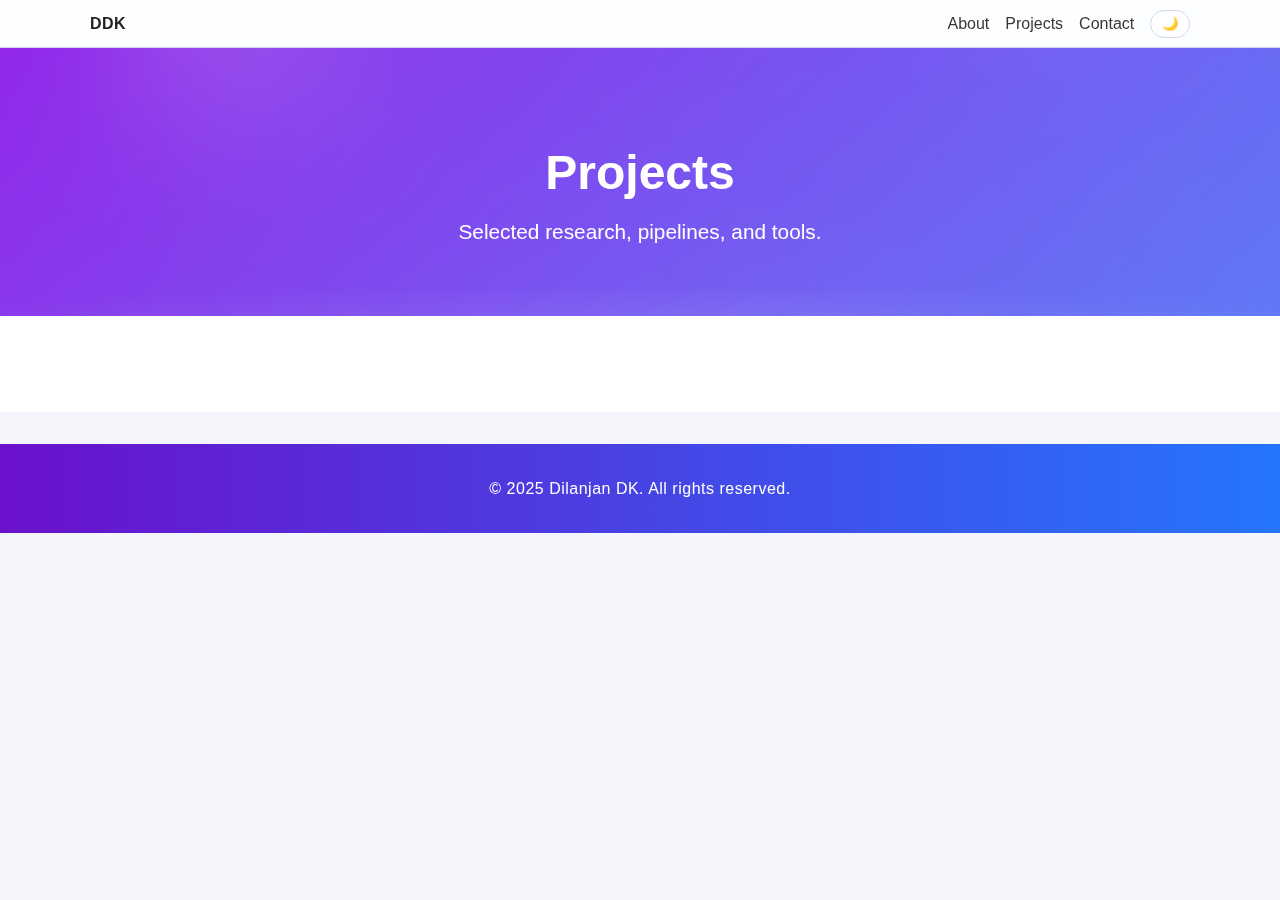
<file: projects/index.html>
<!DOCTYPE html>
<html lang="en">
<head>
  <meta charset="UTF-8">
  <meta name="viewport" content="width=device-width, initial-scale=1.0">
  <title>Projects | Dilanjan DK</title>
  <meta name="description" content="Projects by Dilanjan DK in neuroimaging, fMRI processing, and feature extraction.">
  <meta name="author" content="Dilanjan DK">
  <meta name="theme-color" content="#2575fc">
  <link rel="canonical" href="https://dilanjandk7.github.io/projects/">
  <meta http-equiv="Content-Security-Policy" content="default-src 'self'; img-src 'self' https://raw.githubusercontent.com data:; style-src 'self' 'unsafe-inline'; script-src 'self'; font-src 'self' data:; frame-src https://app.diagrams.net; connect-src 'self'; upgrade-insecure-requests">
  <link rel="icon" href="../assets/icons/favicon.svg" type="image/svg+xml">
  <link rel="manifest" href="../assets/manifest.webmanifest">
  <link rel="stylesheet" href="../assets/css/style.css">
</head>
<body>
  <a class="skip-link" href="#main">Skip to content</a>
  <nav class="site-nav" aria-label="Primary">
    <div class="nav-inner">
      <a class="brand" href="../index.html" aria-label="Home">DDK</a>
      <div class="nav-links">
        <a href="../about.html">About</a>
        <a href="../projects/">Projects</a>
        <a href="../contact.html">Contact</a>
        <button id="themeToggle" aria-label="Toggle dark mode" aria-pressed="false" title="Toggle theme">🌙</button>
      </div>
    </div>
  </nav>
  <header class="hero">
    <h1>Projects</h1>
    <p>Selected research, pipelines, and tools.</p>
  </header>
  <main id="main" class="projects-section">
    <div class="projects-grid" id="projectsGrid"></div>
  </main>
  <footer>
    <p>&copy; 2025 Dilanjan DK. All rights reserved.</p>
  </footer>
  <script src="../assets/js/main.js"></script>
  <script>
    fetch('../assets/data/projects.json')
      .then(r => r.json())
      .then(items => {
        const grid = document.getElementById('projectsGrid');
        grid.innerHTML = items.map(p => `
          <div class="project-card" data-project="${p.key}">
            <img src="${p.image}" loading="lazy" alt="${p.title}" class="project-img" />
            <h3>${p.title}</h3>
            <p>${p.description}</p>
            <a href="${p.link}" class="project-link">Learn More</a>
          </div>
        `).join('');
      });
  </script>
</body>
</html>
</file>
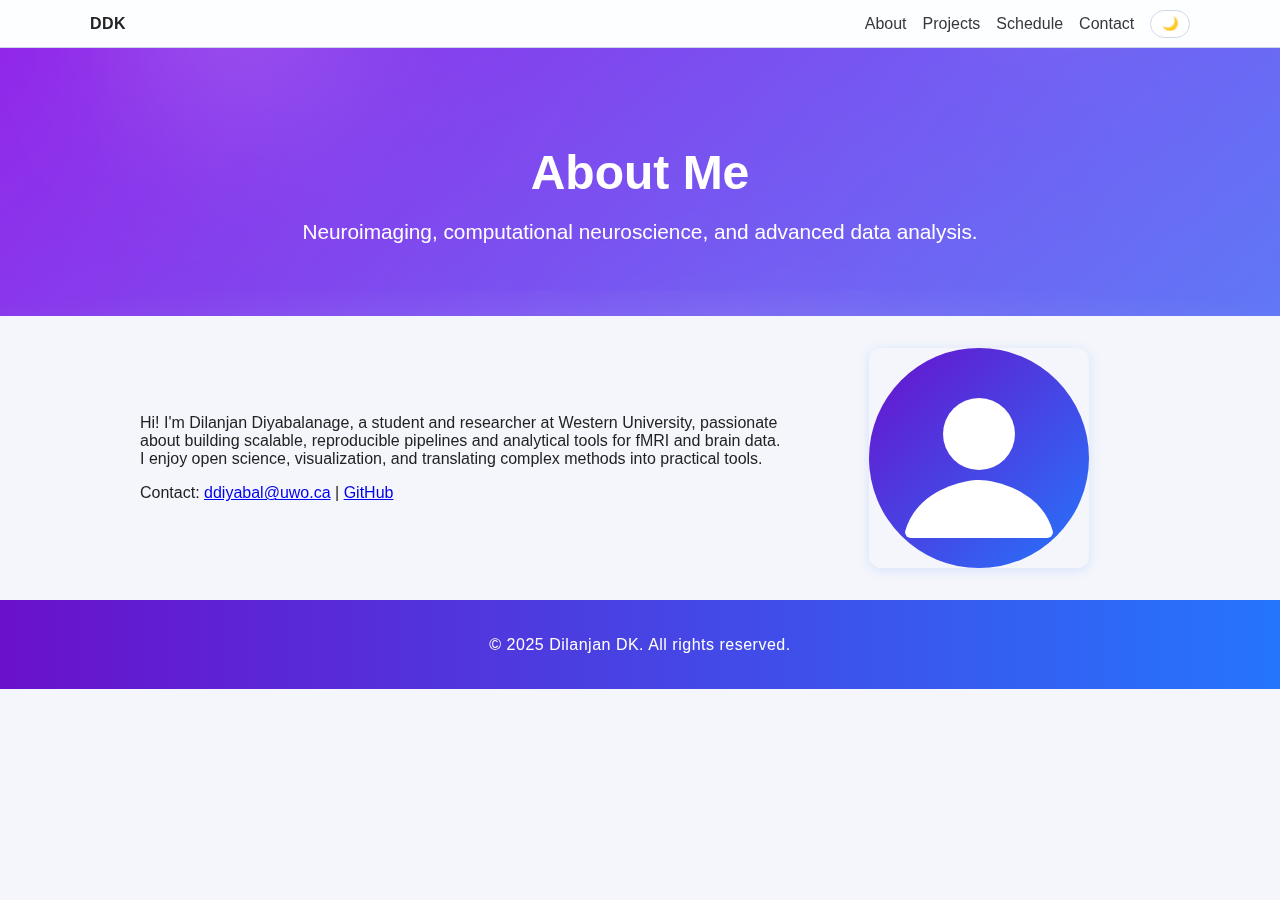
<file: about.html>
<!DOCTYPE html>
<html lang="en">
<head>
  <meta charset="UTF-8">
  <meta name="viewport" content="width=device-width, initial-scale=1.0">
  <title>About | Dilanjan DK</title>
  <meta name="description" content="About Dilanjan Diyabalanage — neuroimaging researcher and developer at Western University.">
  <meta name="author" content="Dilanjan DK">
  <meta name="theme-color" content="#2575fc">
  <link rel="canonical" href="https://dilanjandk7.github.io/about.html">
  <meta http-equiv="Content-Security-Policy" content="default-src 'self'; img-src 'self' https://avatars.githubusercontent.com https://raw.githubusercontent.com data:; style-src 'self' 'unsafe-inline'; script-src 'self'; font-src 'self' data:; frame-src https://app.diagrams.net; connect-src 'self'; upgrade-insecure-requests">
  <link rel="icon" href="assets/icons/favicon.svg" type="image/svg+xml">
  <link rel="manifest" href="assets/manifest.webmanifest">
  <link rel="stylesheet" href="assets/css/style.css">
</head>
<body>
  <a class="skip-link" href="#main">Skip to content</a>
  <nav class="site-nav" aria-label="Primary">
    <div class="nav-inner">
      <a class="brand" href="index.html" aria-label="Home">DDK</a>
      <div class="nav-links">
        <a href="about.html">About</a>
        <a href="projects/index.html">Projects</a>
        <a href="schedule.html">Schedule</a>
        <a href="contact.html">Contact</a>
        <button id="themeToggle" aria-label="Toggle dark mode" aria-pressed="false" title="Toggle theme">🌙</button>
      </div>
    </div>
  </nav>
  <header class="hero">
    <h1>About Me</h1>
    <p>Neuroimaging, computational neuroscience, and advanced data analysis.</p>
  </header>
  <main id="main" class="about-section" style="max-width: 1000px; margin: 2rem auto; padding: 0 1rem;">
    <div class="about-flex">
      <div class="about-text">
        <p>Hi! I'm Dilanjan Diyabalanage, a student and researcher at Western University, passionate about building scalable, reproducible pipelines and analytical tools for fMRI and brain data. I enjoy open science, visualization, and translating complex methods into practical tools.</p>
        <p>Contact: <a href="mailto:ddiyabal@uwo.ca">ddiyabal@uwo.ca</a> | <a href="https://github.com/DilanjanDK7" target="_blank" rel="noopener noreferrer">GitHub</a></p>
      </div>
      <div class="about-image">
        <img src="assets/images/avatar.svg" alt="Portrait avatar" width="220" height="220" style="width: 220px; border-radius: 12px; box-shadow: 0 2px 12px rgba(37,117,252,0.15);">
      </div>
    </div>
  </main>
  <footer>
    <p>&copy; 2025 Dilanjan DK. All rights reserved.</p>
  </footer>
  <script src="assets/js/main.js"></script>
</body>
</html>
</file>
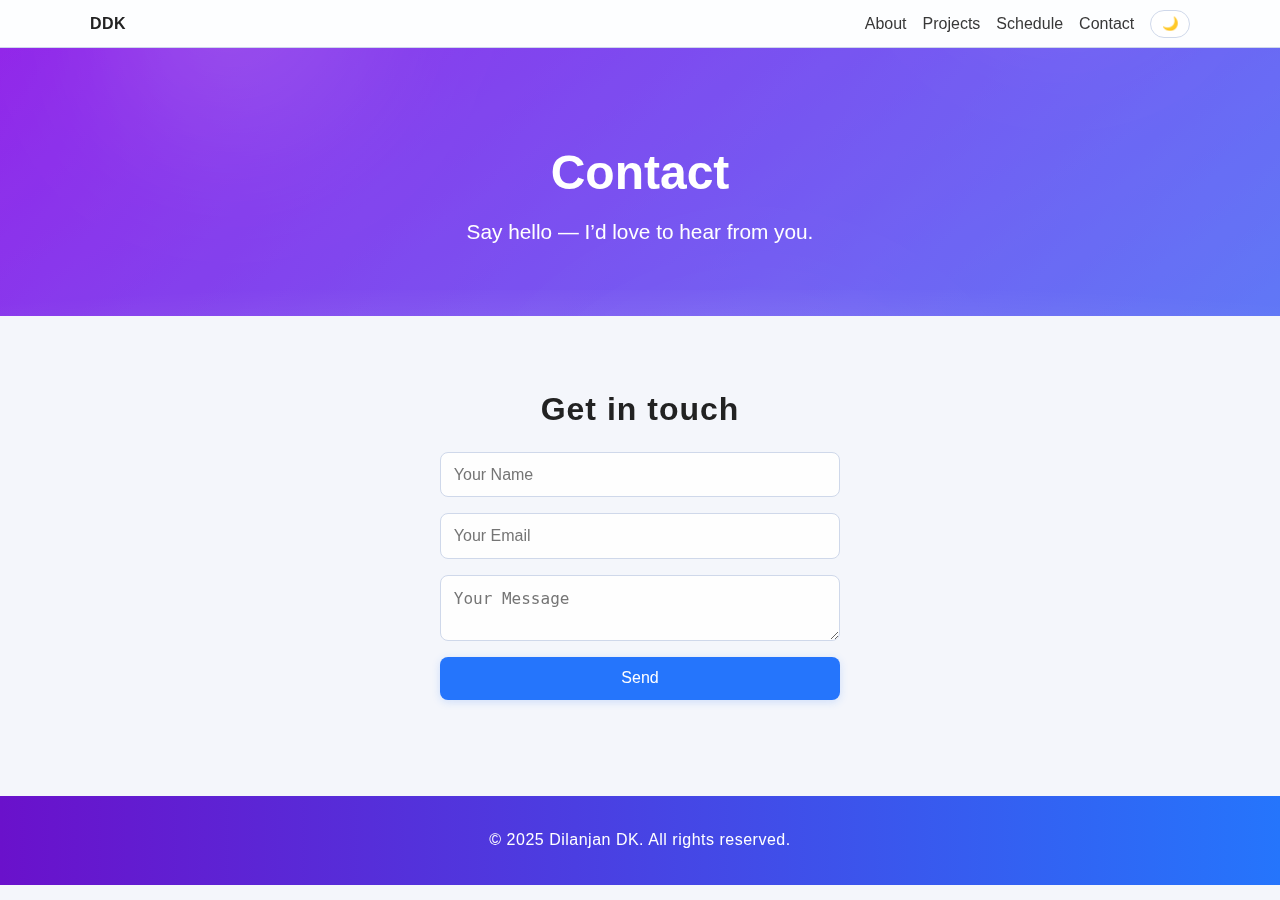
<file: contact.html>
<!DOCTYPE html>
<html lang="en">
<head>
  <meta charset="UTF-8">
  <meta name="viewport" content="width=device-width, initial-scale=1.0">
  <title>Contact | Dilanjan DK</title>
  <meta name="description" content="Contact Dilanjan DK for research, collaboration, or questions.">
  <meta name="author" content="Dilanjan DK">
  <meta name="theme-color" content="#2575fc">
  <link rel="canonical" href="https://dilanjandk7.github.io/contact.html">
  <meta http-equiv="Content-Security-Policy" content="default-src 'self'; img-src 'self' data:; style-src 'self' 'unsafe-inline'; script-src 'self'; font-src 'self' data:; frame-src https://app.diagrams.net; connect-src 'self' https://formspree.io https://api.netlify.com https://api.netlify.app; upgrade-insecure-requests">
  <link rel="icon" href="assets/icons/favicon.svg" type="image/svg+xml">
  <link rel="manifest" href="assets/manifest.webmanifest">
  <link rel="stylesheet" href="assets/css/style.css">
</head>
<body>
  <a class="skip-link" href="#main">Skip to content</a>
  <nav class="site-nav" aria-label="Primary">
    <div class="nav-inner">
      <a class="brand" href="index.html" aria-label="Home">DDK</a>
      <div class="nav-links">
        <a href="about.html">About</a>
        <a href="projects/">Projects</a>
        <a href="schedule.html">Schedule</a>
        <a href="contact.html">Contact</a>
        <button id="themeToggle" aria-label="Toggle dark mode" aria-pressed="false" title="Toggle theme">🌙</button>
      </div>
    </div>
  </nav>
  <header class="hero">
    <h1>Contact</h1>
    <p>Say hello — I’d love to hear from you.</p>
  </header>
  <main id="main" class="contact-section" style="max-width: 800px; margin: 0 auto;">
    <h2 style="text-align:center">Get in touch</h2>
    <form id="contactForm" action="https://formspree.io/f/mwkggdjb" method="POST">
      <input type="text" name="name" placeholder="Your Name" autocomplete="name" required>
      <input type="email" name="email" placeholder="Your Email" autocomplete="email" required>
      <textarea name="message" placeholder="Your Message" required></textarea>
      <button type="submit">Send</button>
    </form>
    <div id="formMessage" role="status" aria-live="polite"></div>
  </main>
  <footer>
    <p>&copy; 2025 Dilanjan DK. All rights reserved.</p>
  </footer>
  <script src="assets/js/main.js"></script>
  <script>
    const form = document.getElementById('contactForm');
    form.addEventListener('submit', async (e) => {
      e.preventDefault();
      const formData = new FormData(form);
      const payload = Object.fromEntries(formData.entries());
      try {
        const res = await fetch(form.action, {
          method: 'POST',
          headers: { 'Accept': 'application/json' },
          body: new URLSearchParams(payload)
        });
        if (res.ok) {
          document.getElementById('formMessage').textContent = 'Thanks! Your message was sent.';
          form.reset();
        } else {
          document.getElementById('formMessage').textContent = 'Oops, something went wrong. Please try again later.';
        }
      } catch (err) {
        document.getElementById('formMessage').textContent = 'Network error. Please try again later.';
      }
    });
  </script>
</body>
</html>
</file>
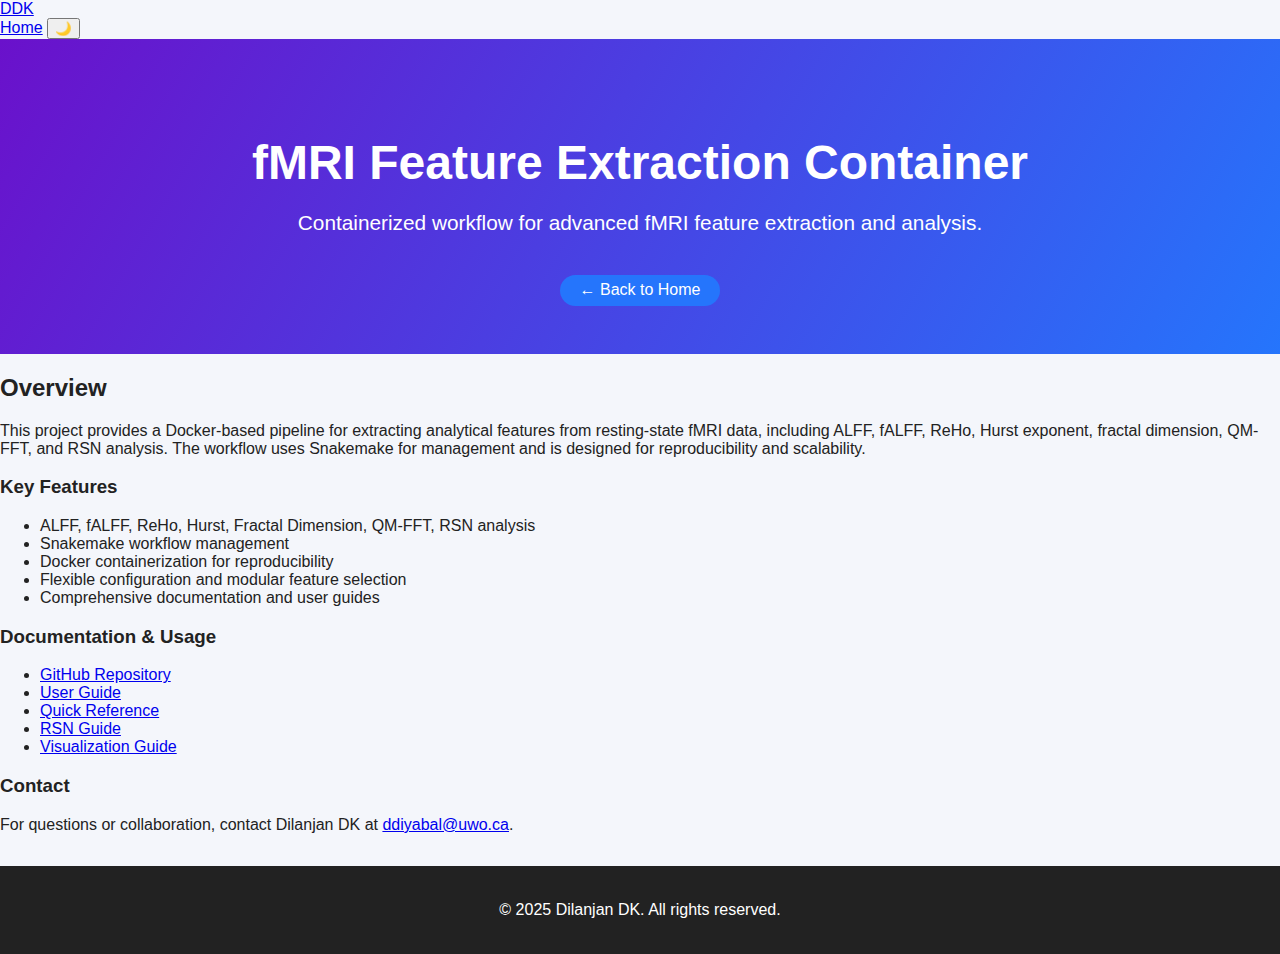
<file: feature_extraction_container.html>
<!DOCTYPE html>
<html lang="en">
<head>
    <meta charset="UTF-8">
    <meta name="viewport" content="width=device-width, initial-scale=1.0">
    <title>Feature Extraction Container | Dilanjan DK</title>
    <meta name="description" content="Dockerized Snakemake pipeline for fMRI feature extraction: ALFF, fALFF, ReHo, Hurst, fractal dimension, QM-FFT, and RSN analysis.">
    <meta name="author" content="Dilanjan DK">
    <meta name="theme-color" content="#2575fc">
    <link rel="canonical" href="https://dilanjandk7.github.io/feature_extraction_container.html">
    <meta property="og:title" content="Feature Extraction Container">
    <meta property="og:description" content="Containerized workflow for advanced fMRI feature extraction and analysis.">
    <meta property="og:type" content="website">
    <meta property="og:url" content="https://dilanjandk7.github.io/feature_extraction_container.html">
    <meta http-equiv="Content-Security-Policy" content="default-src 'self'; img-src 'self' https://avatars.githubusercontent.com https://raw.githubusercontent.com https://images.unsplash.com data:; style-src 'self' 'unsafe-inline'; script-src 'self'; font-src 'self' data:; frame-src https://app.diagrams.net; connect-src 'self'; upgrade-insecure-requests">
    <link rel="stylesheet" href="style.css">
    <meta name="referrer" content="strict-origin-when-cross-origin">
</head>
<body>
    <nav class="site-nav" aria-label="Primary">
        <div class="nav-inner">
            <a class="brand" href="index.html" aria-label="Home">DDK</a>
            <div class="nav-links">
                <a href="index.html">Home</a>
                <button id="themeToggle" aria-label="Toggle dark mode" aria-pressed="false" title="Toggle theme">🌙</button>
            </div>
        </div>
    </nav>
    <header class="hero">
        <h1>fMRI Feature Extraction Container</h1>
        <p>Containerized workflow for advanced fMRI feature extraction and analysis.</p>
        <a href="index.html" class="back-link">&larr; Back to Home</a>
    </header>
    <main>
        <section class="project-detail-section">
            <h2>Overview</h2>
            <p>This project provides a Docker-based pipeline for extracting analytical features from resting-state fMRI data, including ALFF, fALFF, ReHo, Hurst exponent, fractal dimension, QM-FFT, and RSN analysis. The workflow uses Snakemake for management and is designed for reproducibility and scalability.</p>
            <h3>Key Features</h3>
            <ul>
                <li>ALFF, fALFF, ReHo, Hurst, Fractal Dimension, QM-FFT, RSN analysis</li>
                <li>Snakemake workflow management</li>
                <li>Docker containerization for reproducibility</li>
                <li>Flexible configuration and modular feature selection</li>
                <li>Comprehensive documentation and user guides</li>
            </ul>
            <h3>Documentation & Usage</h3>
            <ul>
                <li><a href="https://github.com/DilanjanDK7/Feature_extraction_Container" target="_blank" rel="noopener noreferrer">GitHub Repository</a></li>
                <li><a href="https://github.com/DilanjanDK7/Feature_extraction_Container/blob/main/docs/USER_GUIDE.md" target="_blank" rel="noopener noreferrer">User Guide</a></li>
                <li><a href="https://github.com/DilanjanDK7/Feature_extraction_Container/blob/main/docs/QUICK_REFERENCE.md" target="_blank" rel="noopener noreferrer">Quick Reference</a></li>
                <li><a href="https://github.com/DilanjanDK7/Feature_extraction_Container/blob/main/docs/RSN_GUIDE.md" target="_blank" rel="noopener noreferrer">RSN Guide</a></li>
                <li><a href="https://github.com/DilanjanDK7/Feature_extraction_Container/blob/main/docs/VISUALIZATION_GUIDE.md" target="_blank" rel="noopener noreferrer">Visualization Guide</a></li>
            </ul>
            <h3>Contact</h3>
            <p>For questions or collaboration, contact Dilanjan DK at <a href="mailto:ddiyabal@uwo.ca">ddiyabal@uwo.ca</a>.</p>
        </section>
    </main>
    <footer>
        <p>&copy; 2025 Dilanjan DK. All rights reserved.</p>
    </footer>
    <script src="main.js"></script>
</body>
</html>
</file>
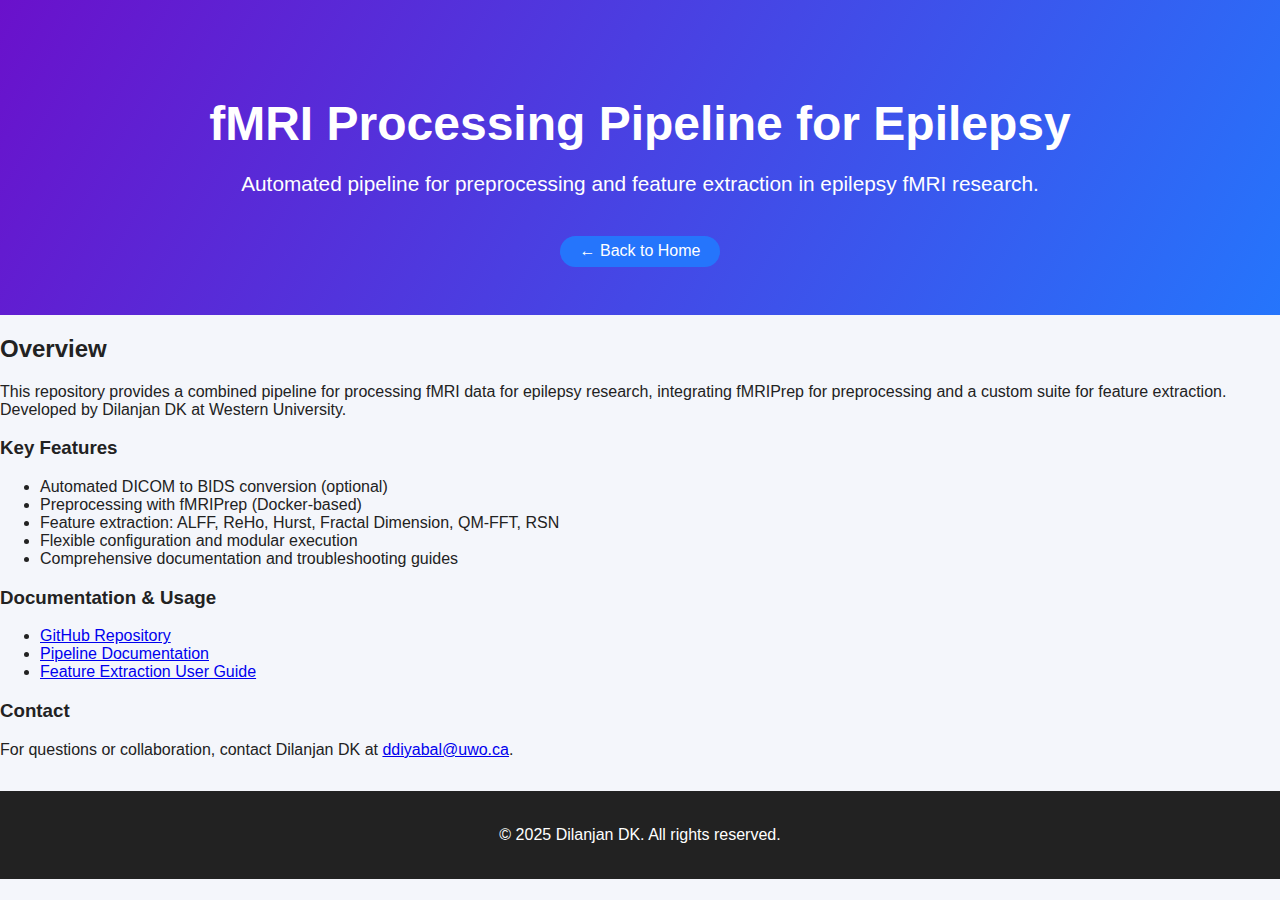
<file: fmri_processing_pipeline_epilepsy.html>
<!DOCTYPE html>
<html lang="en">
<head>
    <meta charset="UTF-8">
    <meta name="viewport" content="width=device-width, initial-scale=1.0">
    <title>fMRI Processing Pipeline for Epilepsy | Dilanjan DK</title>
    <link rel="stylesheet" href="style.css">
</head>
<body>
    <header class="hero">
        <h1>fMRI Processing Pipeline for Epilepsy</h1>
        <p>Automated pipeline for preprocessing and feature extraction in epilepsy fMRI research.</p>
        <a href="index.html" class="back-link">&larr; Back to Home</a>
    </header>
    <main>
        <section class="project-detail-section">
            <h2>Overview</h2>
            <p>This repository provides a combined pipeline for processing fMRI data for epilepsy research, integrating fMRIPrep for preprocessing and a custom suite for feature extraction. Developed by Dilanjan DK at Western University.</p>
            <h3>Key Features</h3>
            <ul>
                <li>Automated DICOM to BIDS conversion (optional)</li>
                <li>Preprocessing with fMRIPrep (Docker-based)</li>
                <li>Feature extraction: ALFF, ReHo, Hurst, Fractal Dimension, QM-FFT, RSN</li>
                <li>Flexible configuration and modular execution</li>
                <li>Comprehensive documentation and troubleshooting guides</li>
            </ul>
            <h3>Documentation & Usage</h3>
            <ul>
                <li><a href="https://github.com/DilanjanDK7/fMRI-Processing-Pipeline-Epilepsy">GitHub Repository</a></li>
                <li><a href="https://github.com/DilanjanDK7/fMRI-Processing-Pipeline-Epilepsy/blob/main/docs/pipeline_details.md">Pipeline Documentation</a></li>
                <li><a href="https://github.com/DilanjanDK7/fMRI-Processing-Pipeline-Epilepsy/blob/main/Feature_extraction_Container/docs/USER_GUIDE.md">Feature Extraction User Guide</a></li>
            </ul>
            <h3>Contact</h3>
            <p>For questions or collaboration, contact Dilanjan DK at <a href="mailto:ddiyabal@uwo.ca">ddiyabal@uwo.ca</a>.</p>
        </section>
    </main>
    <footer>
        <p>&copy; 2025 Dilanjan DK. All rights reserved.</p>
    </footer>
</body>
</html>
</file>
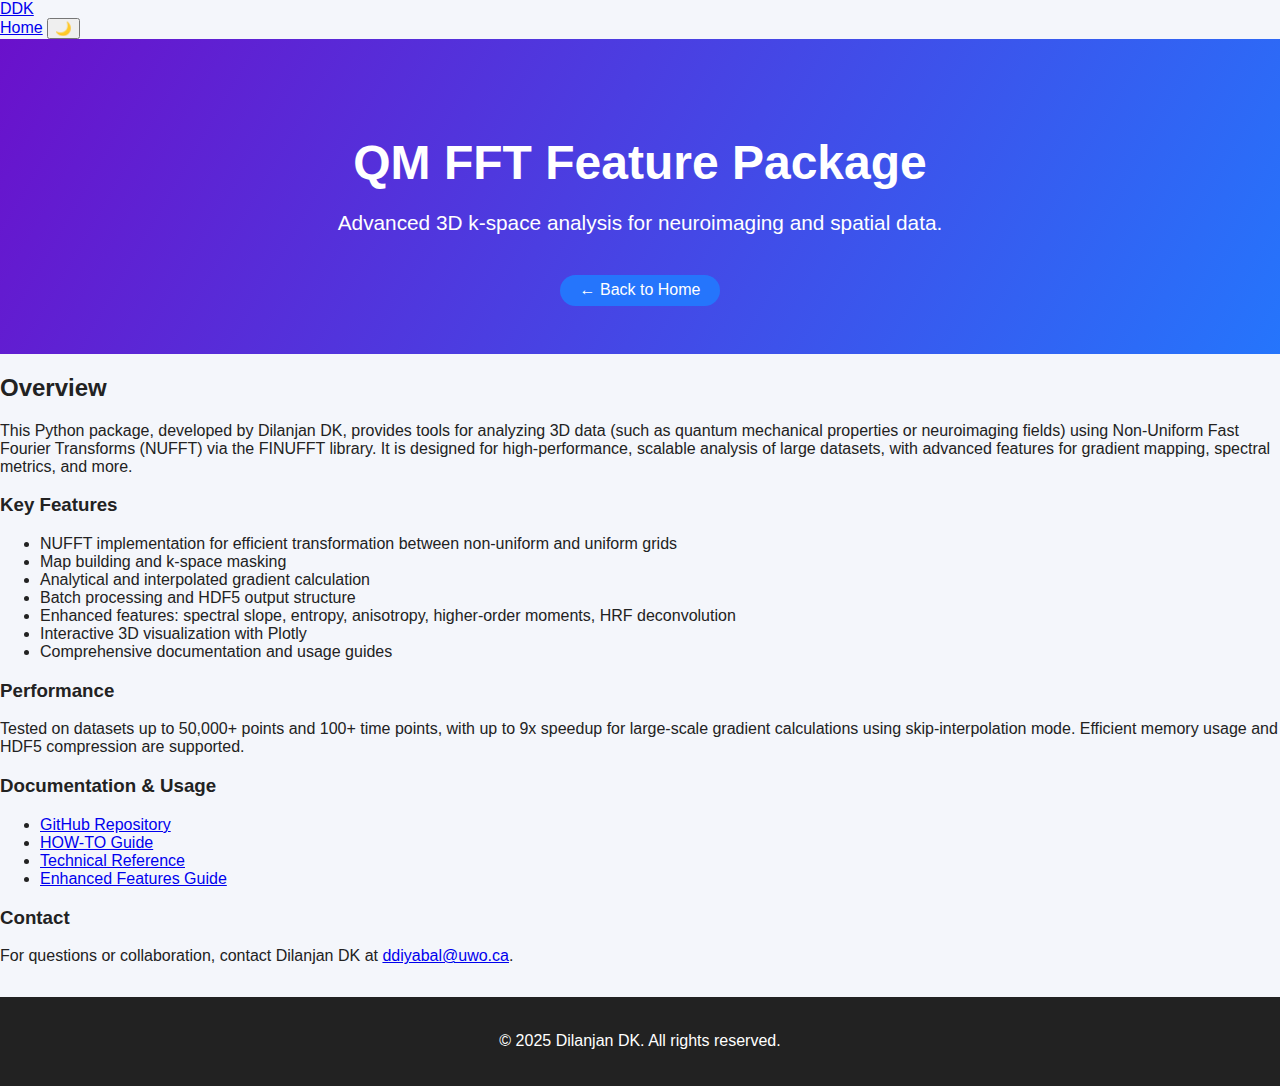
<file: qm_fft_feature_package.html>
<!DOCTYPE html>
<html lang="en">
<head>
    <meta charset="UTF-8">
    <meta name="viewport" content="width=device-width, initial-scale=1.0">
    <title>QM FFT Feature Package | Dilanjan DK</title>
    <meta name="description" content="NUFFT-powered 3D k-space analysis library with gradient mapping, spectral metrics, anisotropy, HDF5 IO, and interactive visualizations.">
    <meta name="author" content="Dilanjan DK">
    <meta name="theme-color" content="#2575fc">
    <link rel="canonical" href="https://dilanjandk7.github.io/qm_fft_feature_package.html">
    <meta property="og:title" content="QM FFT Feature Package">
    <meta property="og:description" content="Advanced 3D k-space analysis for neuroimaging and spatial data.">
    <meta property="og:type" content="website">
    <meta property="og:url" content="https://dilanjandk7.github.io/qm_fft_feature_package.html">
    <meta http-equiv="Content-Security-Policy" content="default-src 'self'; img-src 'self' https://avatars.githubusercontent.com https://raw.githubusercontent.com https://images.unsplash.com data:; style-src 'self' 'unsafe-inline'; script-src 'self'; font-src 'self' data:; frame-src https://app.diagrams.net; connect-src 'self'; upgrade-insecure-requests">
    <link rel="stylesheet" href="style.css">
    <meta name="referrer" content="strict-origin-when-cross-origin">
</head>
<body>
    <nav class="site-nav" aria-label="Primary">
        <div class="nav-inner">
            <a class="brand" href="index.html" aria-label="Home">DDK</a>
            <div class="nav-links">
                <a href="index.html">Home</a>
                <button id="themeToggle" aria-label="Toggle dark mode" aria-pressed="false" title="Toggle theme">🌙</button>
            </div>
        </div>
    </nav>
    <header class="hero">
        <h1>QM FFT Feature Package</h1>
        <p>Advanced 3D k-space analysis for neuroimaging and spatial data.</p>
        <a href="index.html" class="back-link">&larr; Back to Home</a>
    </header>
    <main>
        <section class="project-detail-section">
            <h2>Overview</h2>
            <p>This Python package, developed by Dilanjan DK, provides tools for analyzing 3D data (such as quantum mechanical properties or neuroimaging fields) using Non-Uniform Fast Fourier Transforms (NUFFT) via the FINUFFT library. It is designed for high-performance, scalable analysis of large datasets, with advanced features for gradient mapping, spectral metrics, and more.</p>
            <h3>Key Features</h3>
            <ul>
                <li>NUFFT implementation for efficient transformation between non-uniform and uniform grids</li>
                <li>Map building and k-space masking</li>
                <li>Analytical and interpolated gradient calculation</li>
                <li>Batch processing and HDF5 output structure</li>
                <li>Enhanced features: spectral slope, entropy, anisotropy, higher-order moments, HRF deconvolution</li>
                <li>Interactive 3D visualization with Plotly</li>
                <li>Comprehensive documentation and usage guides</li>
            </ul>
            <h3>Performance</h3>
            <p>Tested on datasets up to 50,000+ points and 100+ time points, with up to 9x speedup for large-scale gradient calculations using skip-interpolation mode. Efficient memory usage and HDF5 compression are supported.</p>
            <h3>Documentation & Usage</h3>
            <ul>
                <li><a href="https://github.com/DilanjanDK7/QM_FFT_Feature_Package" target="_blank" rel="noopener noreferrer">GitHub Repository</a></li>
                <li><a href="https://github.com/DilanjanDK7/QM_FFT_Feature_Package/blob/main/HOW-TO.md" target="_blank" rel="noopener noreferrer">HOW-TO Guide</a></li>
                <li><a href="https://github.com/DilanjanDK7/QM_FFT_Feature_Package/blob/main/docs/technical_reference.md" target="_blank" rel="noopener noreferrer">Technical Reference</a></li>
                <li><a href="https://github.com/DilanjanDK7/QM_FFT_Feature_Package/blob/main/docs/enhanced_features_guide.md" target="_blank" rel="noopener noreferrer">Enhanced Features Guide</a></li>
            </ul>
            <h3>Contact</h3>
            <p>For questions or collaboration, contact Dilanjan DK at <a href="mailto:ddiyabal@uwo.ca">ddiyabal@uwo.ca</a>.</p>
        </section>
    </main>
    <footer>
        <p>&copy; 2025 Dilanjan DK. All rights reserved.</p>
    </footer>
    <script src="main.js"></script>
</body>
</html>
</file>
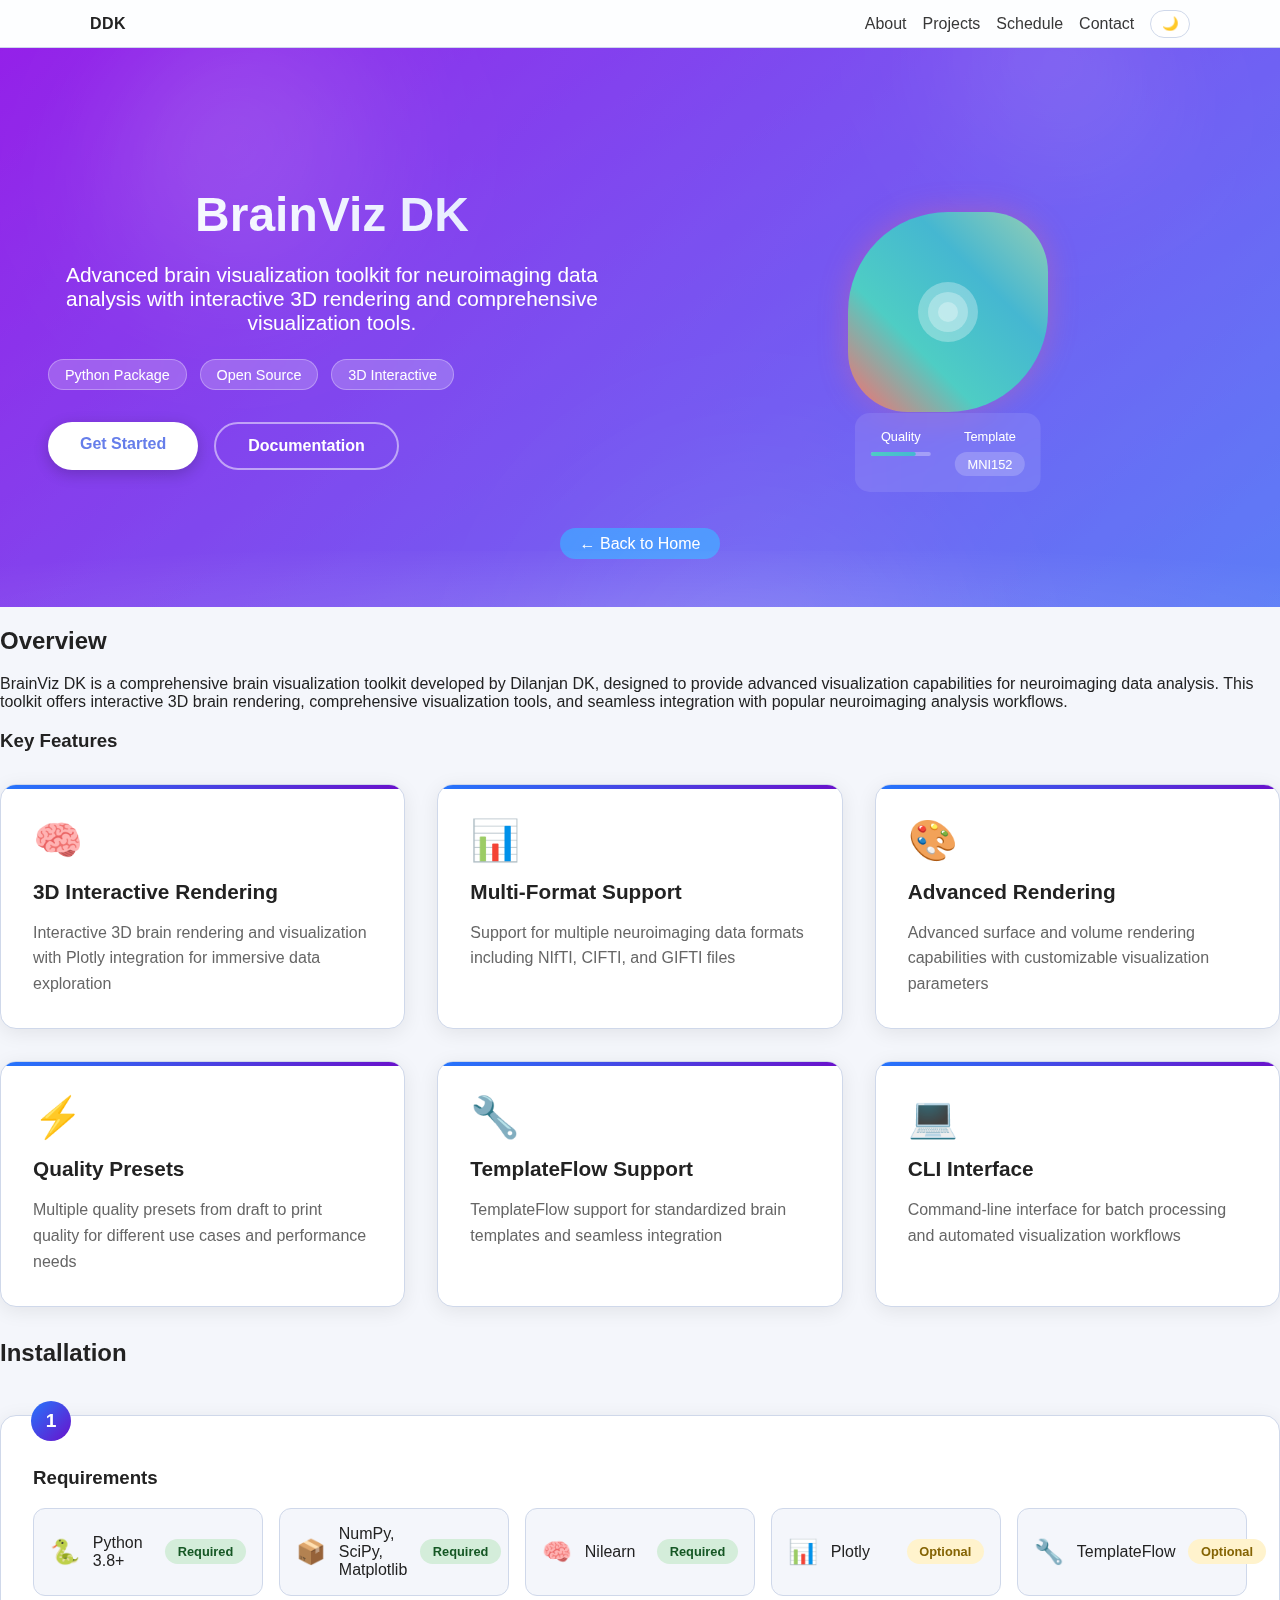
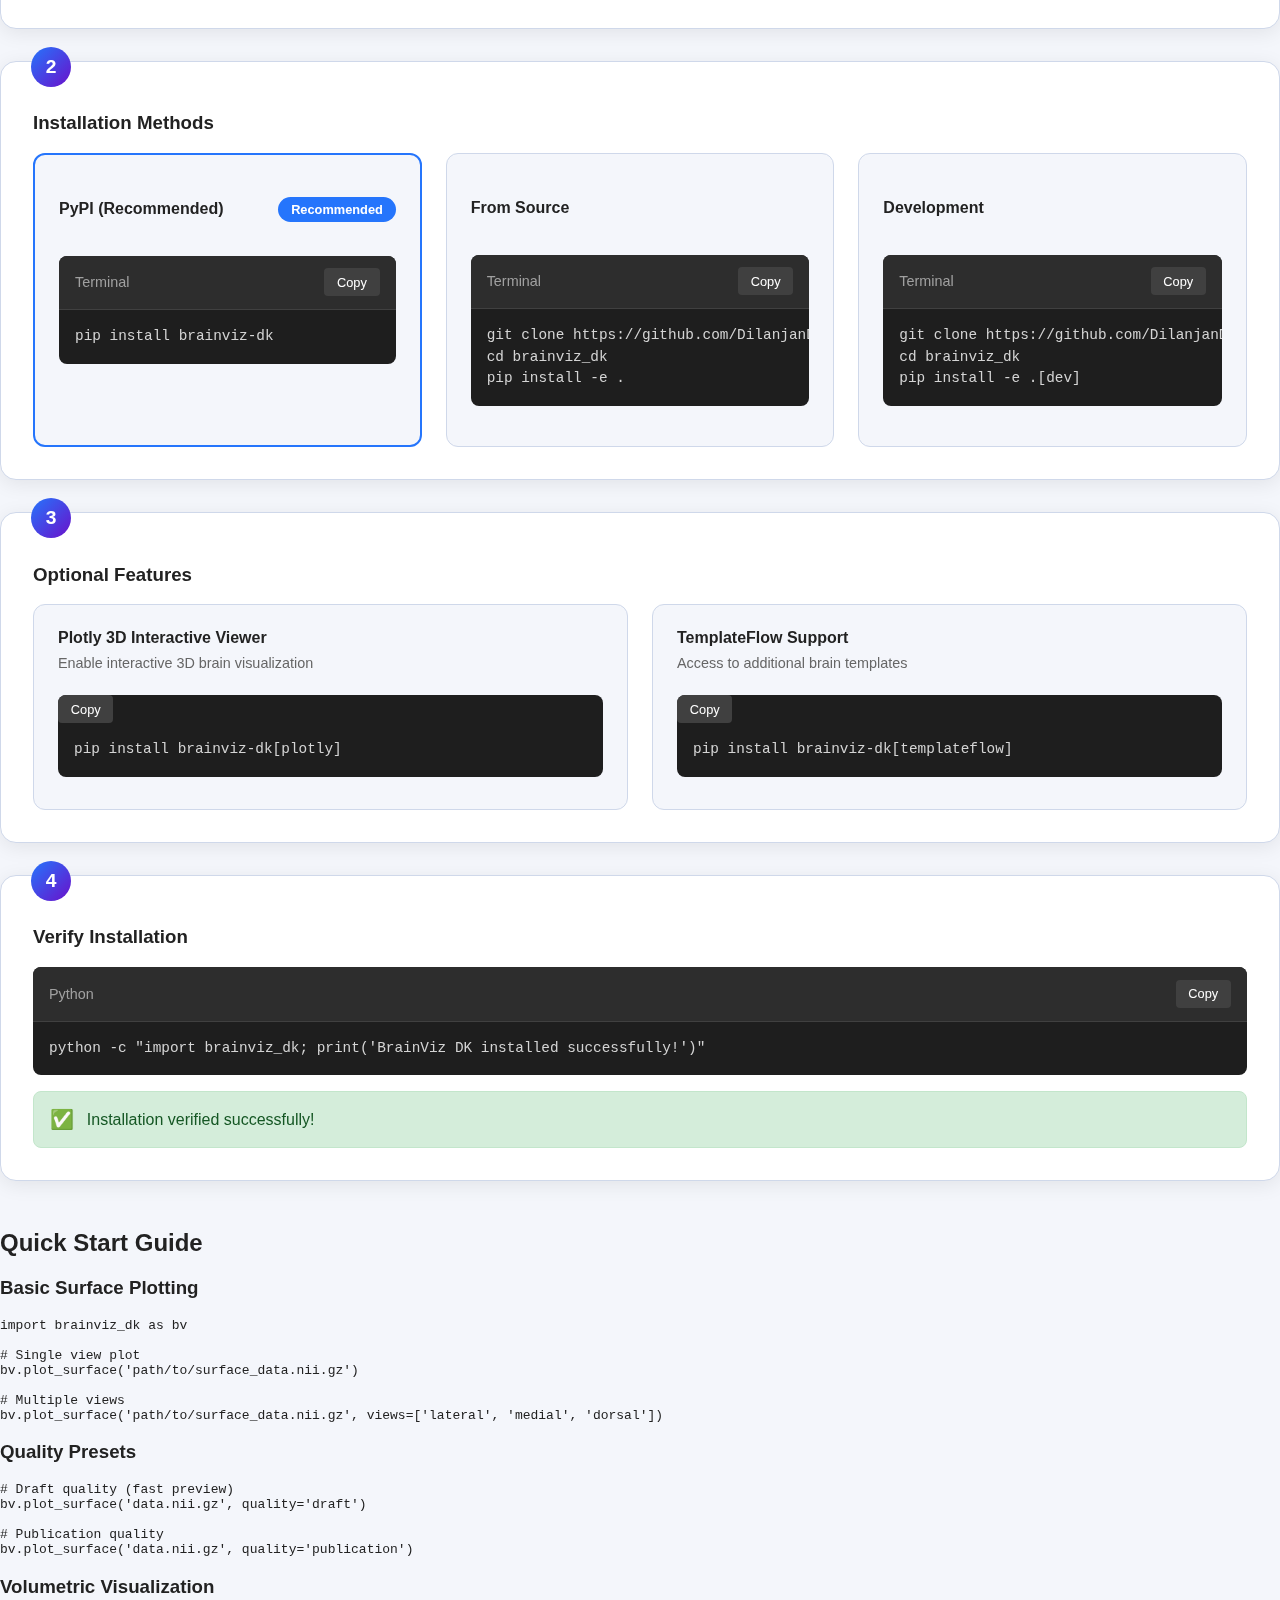
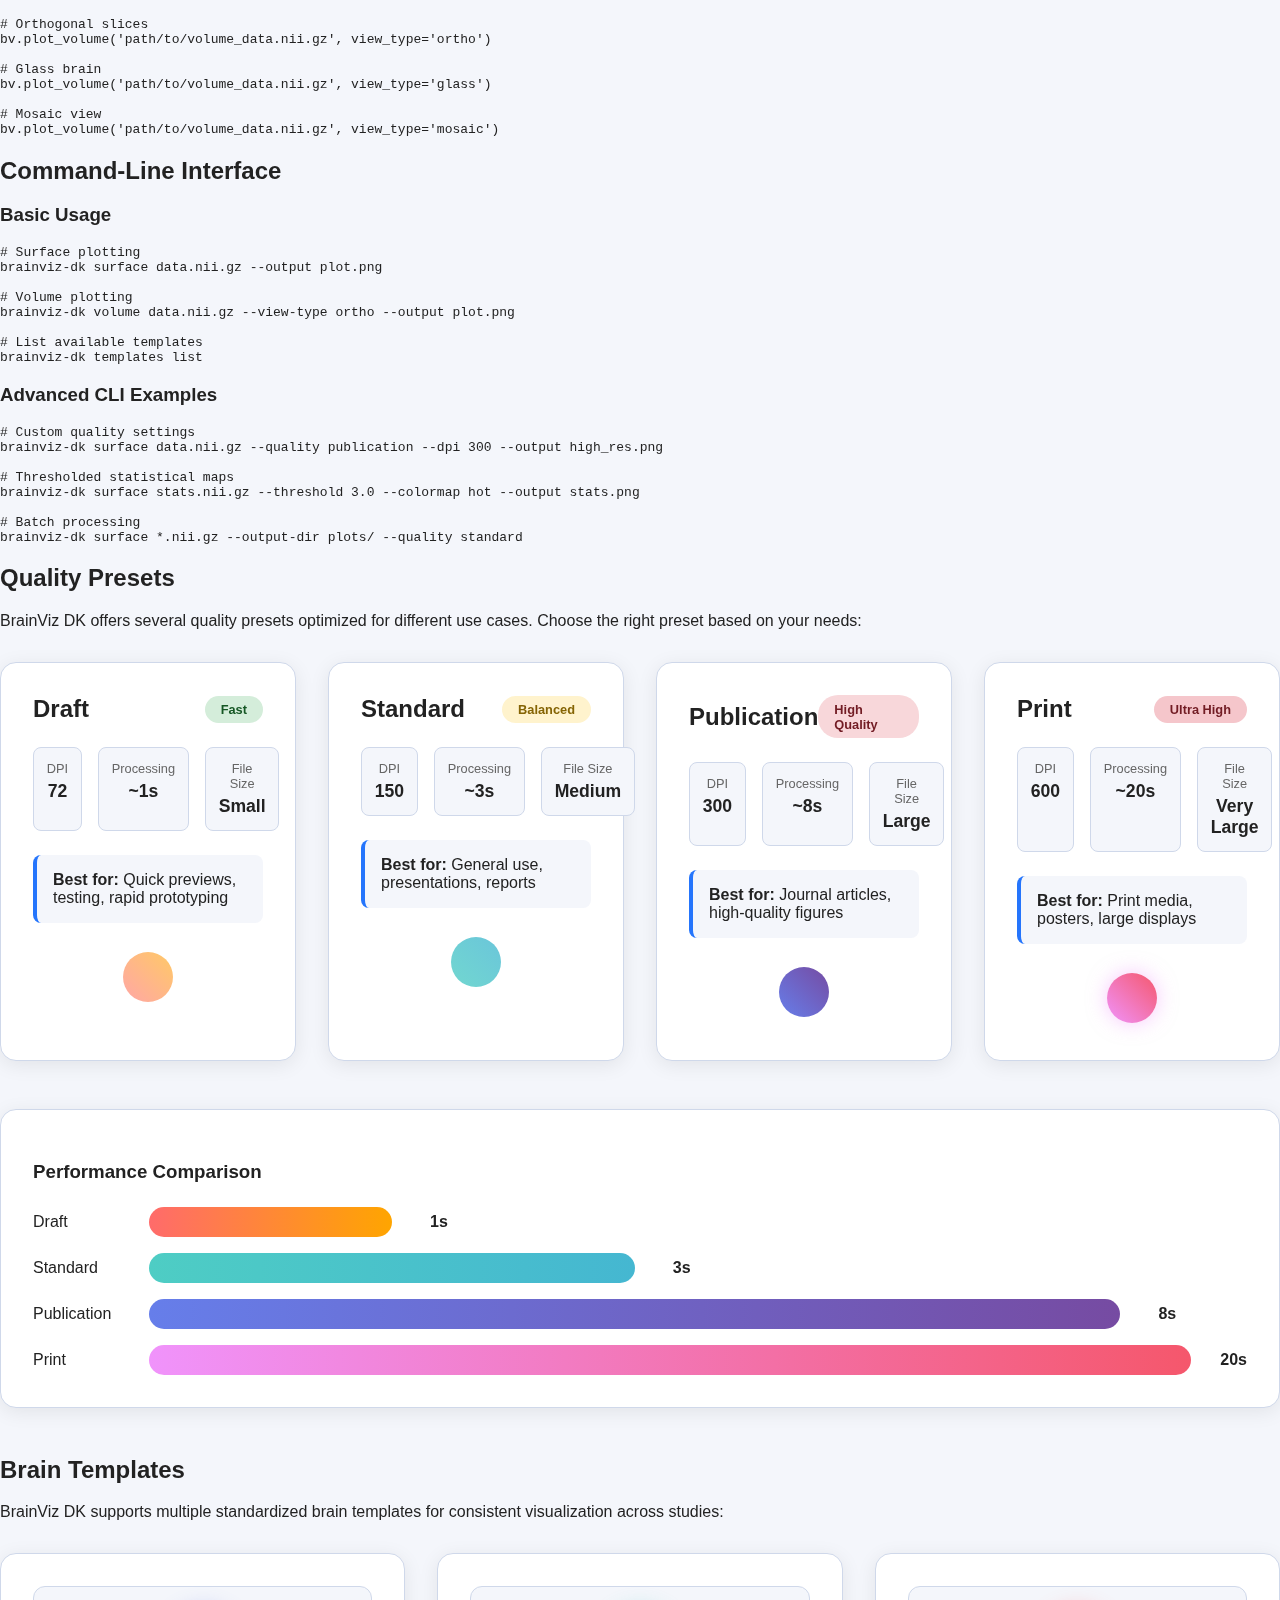
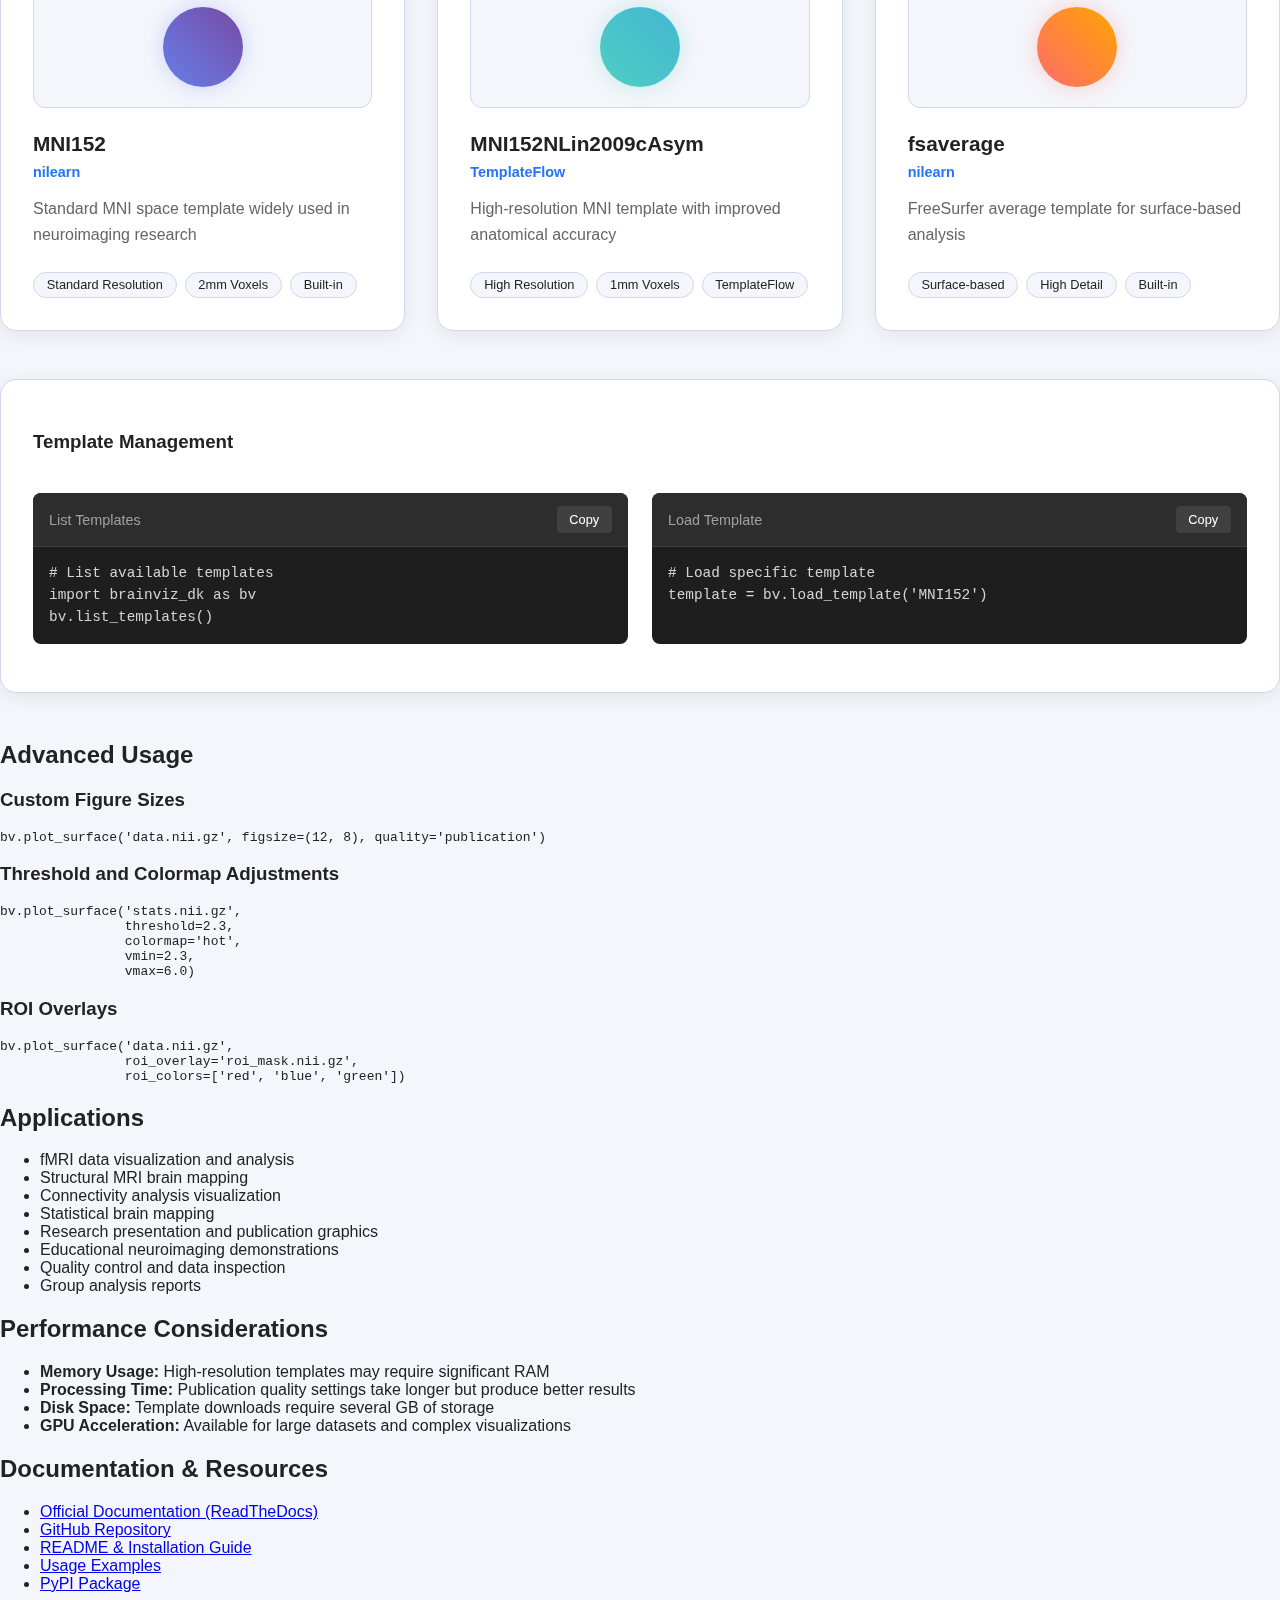
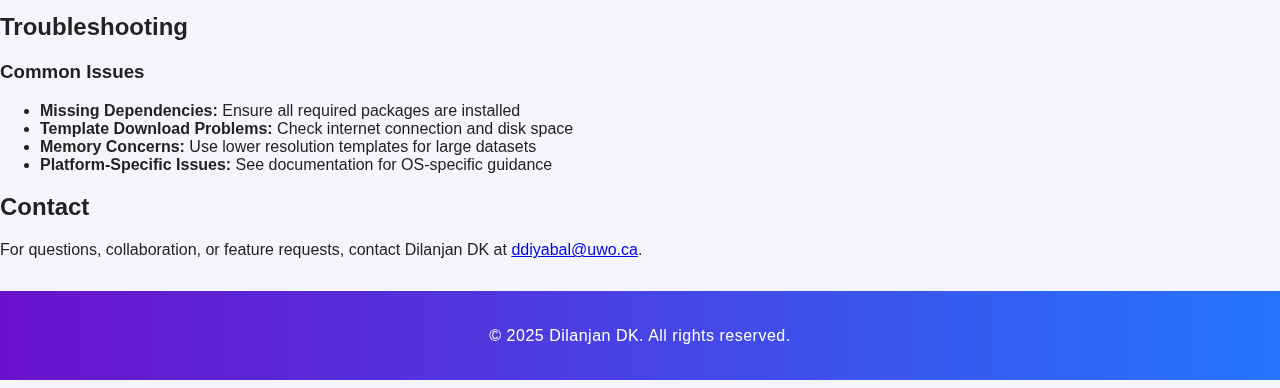
<file: projects/brainviz_dk.html>
<!DOCTYPE html>
<html lang="en">
<head>
    <meta charset="UTF-8">
    <meta name="viewport" content="width=device-width, initial-scale=1.0">
    <title>BrainViz DK | Dilanjan DK</title>
    <meta name="description" content="Advanced brain visualization toolkit for neuroimaging data analysis, featuring interactive 3D brain rendering and comprehensive visualization tools.">
    <meta name="author" content="Dilanjan DK">
    <meta name="theme-color" content="#2575fc">
    <link rel="canonical" href="https://dilanjandk7.github.io/projects/brainviz_dk.html">
    <meta property="og:title" content="BrainViz DK">
    <meta property="og:description" content="Advanced brain visualization toolkit for neuroimaging data analysis.">
    <meta property="og:type" content="website">
    <meta property="og:url" content="https://dilanjandk7.github.io/projects/brainviz_dk.html">
    <meta http-equiv="Content-Security-Policy" content="default-src 'self'; img-src 'self' https://raw.githubusercontent.com data:; style-src 'self' 'unsafe-inline'; script-src 'self'; font-src 'self' data:; frame-src https://app.diagrams.net; connect-src 'self'; upgrade-insecure-requests">
    <link rel="icon" href="../assets/icons/favicon.svg" type="image/svg+xml">
    <link rel="manifest" href="../assets/manifest.webmanifest">
    <link rel="stylesheet" href="../assets/css/style.css">
    <meta name="referrer" content="strict-origin-when-cross-origin">
</head>
<body>
    <a class="skip-link" href="#main">Skip to content</a>
    <nav class="site-nav" aria-label="Primary">
        <div class="nav-inner">
            <a class="brand" href="../index.html" aria-label="Home">DDK</a>
            <div class="nav-links">
                <a href="../about.html">About</a>
                <a href="../projects/">Projects</a>
                <a href="../schedule.html">Schedule</a>
                <a href="../contact.html">Contact</a>
                <button id="themeToggle" aria-label="Toggle dark mode" aria-pressed="false" title="Toggle theme">🌙</button>
            </div>
        </div>
    </nav>
    <header class="hero brainviz-hero">
        <div class="hero-content">
            <div class="hero-text">
                <h1>BrainViz DK</h1>
                <p>Advanced brain visualization toolkit for neuroimaging data analysis with interactive 3D rendering and comprehensive visualization tools.</p>
                <div class="hero-badges">
                    <span class="badge">Python Package</span>
                    <span class="badge">Open Source</span>
                    <span class="badge">3D Interactive</span>
                </div>
                <div class="hero-actions">
                    <a href="#installation" class="cta-button primary">Get Started</a>
                    <a href="https://brainviz-dk.readthedocs.io/en/latest/" target="_blank" class="cta-button secondary">Documentation</a>
                </div>
            </div>
            <div class="hero-visual">
                <div class="brain-visualization">
                    <div class="brain-3d">
                        <div class="brain-surface"></div>
                        <div class="brain-slices">
                            <div class="slice slice-1"></div>
                            <div class="slice slice-2"></div>
                            <div class="slice slice-3"></div>
                        </div>
                    </div>
                    <div class="visualization-controls">
                        <div class="control-item">
                            <span class="control-label">Quality</span>
                            <div class="quality-indicator">
                                <div class="quality-bar"></div>
                            </div>
                        </div>
                        <div class="control-item">
                            <span class="control-label">Template</span>
                            <div class="template-selector">MNI152</div>
                        </div>
                    </div>
                </div>
            </div>
        </div>
        <a href="../index.html" class="back-link">&larr; Back to Home</a>
    </header>
    <main id="main">
        <section class="project-detail-section">
            <h2>Overview</h2>
            <p>BrainViz DK is a comprehensive brain visualization toolkit developed by Dilanjan DK, designed to provide advanced visualization capabilities for neuroimaging data analysis. This toolkit offers interactive 3D brain rendering, comprehensive visualization tools, and seamless integration with popular neuroimaging analysis workflows.</p>
            
            <h3>Key Features</h3>
            <div class="features-grid">
                <div class="feature-card">
                    <div class="feature-icon">🧠</div>
                    <h4>3D Interactive Rendering</h4>
                    <p>Interactive 3D brain rendering and visualization with Plotly integration for immersive data exploration</p>
                </div>
                <div class="feature-card">
                    <div class="feature-icon">📊</div>
                    <h4>Multi-Format Support</h4>
                    <p>Support for multiple neuroimaging data formats including NIfTI, CIFTI, and GIFTI files</p>
                </div>
                <div class="feature-card">
                    <div class="feature-icon">🎨</div>
                    <h4>Advanced Rendering</h4>
                    <p>Advanced surface and volume rendering capabilities with customizable visualization parameters</p>
                </div>
                <div class="feature-card">
                    <div class="feature-icon">⚡</div>
                    <h4>Quality Presets</h4>
                    <p>Multiple quality presets from draft to print quality for different use cases and performance needs</p>
                </div>
                <div class="feature-card">
                    <div class="feature-icon">🔧</div>
                    <h4>TemplateFlow Support</h4>
                    <p>TemplateFlow support for standardized brain templates and seamless integration</p>
                </div>
                <div class="feature-card">
                    <div class="feature-icon">💻</div>
                    <h4>CLI Interface</h4>
                    <p>Command-line interface for batch processing and automated visualization workflows</p>
                </div>
            </div>
            
            <h2 id="installation">Installation</h2>
            
            <div class="installation-steps">
                <div class="step-card">
                    <div class="step-number">1</div>
                    <div class="step-content">
                        <h3>Requirements</h3>
                        <div class="requirements-grid">
                            <div class="requirement-item">
                                <span class="req-icon">🐍</span>
                                <span class="req-text">Python 3.8+</span>
                                <span class="status-badge success">Required</span>
                            </div>
                            <div class="requirement-item">
                                <span class="req-icon">📦</span>
                                <span class="req-text">NumPy, SciPy, Matplotlib</span>
                                <span class="status-badge success">Required</span>
                            </div>
                            <div class="requirement-item">
                                <span class="req-icon">🧠</span>
                                <span class="req-text">Nilearn</span>
                                <span class="status-badge success">Required</span>
                            </div>
                            <div class="requirement-item">
                                <span class="req-icon">📊</span>
                                <span class="req-text">Plotly</span>
                                <span class="status-badge optional">Optional</span>
                            </div>
                            <div class="requirement-item">
                                <span class="req-icon">🔧</span>
                                <span class="req-text">TemplateFlow</span>
                                <span class="status-badge optional">Optional</span>
                            </div>
                        </div>
                    </div>
                </div>

                <div class="step-card">
                    <div class="step-number">2</div>
                    <div class="step-content">
                        <h3>Installation Methods</h3>
                        <div class="install-methods">
                            <div class="method-card recommended">
                                <div class="method-header">
                                    <h4>PyPI (Recommended)</h4>
                                    <span class="recommended-badge">Recommended</span>
                                </div>
                                <div class="code-block">
                                    <div class="code-header">
                                        <span class="code-title">Terminal</span>
                                        <button class="copy-btn" onclick="copyCode(this)">Copy</button>
                                    </div>
                                    <pre><code>pip install brainviz-dk</code></pre>
                                </div>
                            </div>
                            
                            <div class="method-card">
                                <div class="method-header">
                                    <h4>From Source</h4>
                                </div>
                                <div class="code-block">
                                    <div class="code-header">
                                        <span class="code-title">Terminal</span>
                                        <button class="copy-btn" onclick="copyCode(this)">Copy</button>
                                    </div>
                                    <pre><code>git clone https://github.com/DilanjanDK7/brainviz_dk.git
cd brainviz_dk
pip install -e .</code></pre>
                                </div>
                            </div>
                            
                            <div class="method-card">
                                <div class="method-header">
                                    <h4>Development</h4>
                                </div>
                                <div class="code-block">
                                    <div class="code-header">
                                        <span class="code-title">Terminal</span>
                                        <button class="copy-btn" onclick="copyCode(this)">Copy</button>
                                    </div>
                                    <pre><code>git clone https://github.com/DilanjanDK7/brainviz_dk.git
cd brainviz_dk
pip install -e .[dev]</code></pre>
                                </div>
                            </div>
                        </div>
                    </div>
                </div>

                <div class="step-card">
                    <div class="step-number">3</div>
                    <div class="step-content">
                        <h3>Optional Features</h3>
                        <div class="optional-features">
                            <div class="feature-option">
                                <div class="feature-info">
                                    <h4>Plotly 3D Interactive Viewer</h4>
                                    <p>Enable interactive 3D brain visualization</p>
                                </div>
                                <div class="code-block small">
                                    <button class="copy-btn" onclick="copyCode(this)">Copy</button>
                                    <pre><code>pip install brainviz-dk[plotly]</code></pre>
                                </div>
                            </div>
                            
                            <div class="feature-option">
                                <div class="feature-info">
                                    <h4>TemplateFlow Support</h4>
                                    <p>Access to additional brain templates</p>
                                </div>
                                <div class="code-block small">
                                    <button class="copy-btn" onclick="copyCode(this)">Copy</button>
                                    <pre><code>pip install brainviz-dk[templateflow]</code></pre>
                                </div>
                            </div>
                        </div>
                    </div>
                </div>

                <div class="step-card">
                    <div class="step-number">4</div>
                    <div class="step-content">
                        <h3>Verify Installation</h3>
                        <div class="verification-section">
                            <div class="code-block">
                                <div class="code-header">
                                    <span class="code-title">Python</span>
                                    <button class="copy-btn" onclick="copyCode(this)">Copy</button>
                                </div>
                                <pre><code>python -c "import brainviz_dk; print('BrainViz DK installed successfully!')"</pre></code>
                            </div>
                            <div class="success-message">
                                <span class="success-icon">✅</span>
                                <span>Installation verified successfully!</span>
                            </div>
                        </div>
                    </div>
                </div>
            </div>
            
            <h2>Quick Start Guide</h2>
            <h3>Basic Surface Plotting</h3>
            <pre><code>import brainviz_dk as bv

# Single view plot
bv.plot_surface('path/to/surface_data.nii.gz')

# Multiple views
bv.plot_surface('path/to/surface_data.nii.gz', views=['lateral', 'medial', 'dorsal'])</code></pre>
            
            <h3>Quality Presets</h3>
            <pre><code># Draft quality (fast preview)
bv.plot_surface('data.nii.gz', quality='draft')

# Publication quality
bv.plot_surface('data.nii.gz', quality='publication')</code></pre>
            
            <h3>Volumetric Visualization</h3>
            <pre><code># Orthogonal slices
bv.plot_volume('path/to/volume_data.nii.gz', view_type='ortho')

# Glass brain
bv.plot_volume('path/to/volume_data.nii.gz', view_type='glass')

# Mosaic view
bv.plot_volume('path/to/volume_data.nii.gz', view_type='mosaic')</code></pre>
            
            <h2>Command-Line Interface</h2>
            <h3>Basic Usage</h3>
            <pre><code># Surface plotting
brainviz-dk surface data.nii.gz --output plot.png

# Volume plotting
brainviz-dk volume data.nii.gz --view-type ortho --output plot.png

# List available templates
brainviz-dk templates list</code></pre>
            
            <h3>Advanced CLI Examples</h3>
            <pre><code># Custom quality settings
brainviz-dk surface data.nii.gz --quality publication --dpi 300 --output high_res.png

# Thresholded statistical maps
brainviz-dk surface stats.nii.gz --threshold 3.0 --colormap hot --output stats.png

# Batch processing
brainviz-dk surface *.nii.gz --output-dir plots/ --quality standard</code></pre>
            
            <h2>Quality Presets</h2>
            <p>BrainViz DK offers several quality presets optimized for different use cases. Choose the right preset based on your needs:</p>
            
            <div class="quality-presets">
                <div class="preset-card" data-preset="draft">
                    <div class="preset-header">
                        <h3>Draft</h3>
                        <div class="preset-badge fast">Fast</div>
                    </div>
                    <div class="preset-specs">
                        <div class="spec-item">
                            <span class="spec-label">DPI</span>
                            <span class="spec-value">72</span>
                        </div>
                        <div class="spec-item">
                            <span class="spec-label">Processing</span>
                            <span class="spec-value">~1s</span>
                        </div>
                        <div class="spec-item">
                            <span class="spec-label">File Size</span>
                            <span class="spec-value">Small</span>
                        </div>
                    </div>
                    <div class="preset-use-case">
                        <strong>Best for:</strong> Quick previews, testing, rapid prototyping
                    </div>
                    <div class="preset-example">
                        <div class="quality-preview draft-preview"></div>
                    </div>
                </div>

                <div class="preset-card" data-preset="standard">
                    <div class="preset-header">
                        <h3>Standard</h3>
                        <div class="preset-badge medium">Balanced</div>
                    </div>
                    <div class="preset-specs">
                        <div class="spec-item">
                            <span class="spec-label">DPI</span>
                            <span class="spec-value">150</span>
                        </div>
                        <div class="spec-item">
                            <span class="spec-label">Processing</span>
                            <span class="spec-value">~3s</span>
                        </div>
                        <div class="spec-item">
                            <span class="spec-label">File Size</span>
                            <span class="spec-value">Medium</span>
                        </div>
                    </div>
                    <div class="preset-use-case">
                        <strong>Best for:</strong> General use, presentations, reports
                    </div>
                    <div class="preset-example">
                        <div class="quality-preview standard-preview"></div>
                    </div>
                </div>

                <div class="preset-card" data-preset="publication">
                    <div class="preset-header">
                        <h3>Publication</h3>
                        <div class="preset-badge slow">High Quality</div>
                    </div>
                    <div class="preset-specs">
                        <div class="spec-item">
                            <span class="spec-label">DPI</span>
                            <span class="spec-value">300</span>
                        </div>
                        <div class="spec-item">
                            <span class="spec-label">Processing</span>
                            <span class="spec-value">~8s</span>
                        </div>
                        <div class="spec-item">
                            <span class="spec-label">File Size</span>
                            <span class="spec-value">Large</span>
                        </div>
                    </div>
                    <div class="preset-use-case">
                        <strong>Best for:</strong> Journal articles, high-quality figures
                    </div>
                    <div class="preset-example">
                        <div class="quality-preview publication-preview"></div>
                    </div>
                </div>

                <div class="preset-card" data-preset="print">
                    <div class="preset-header">
                        <h3>Print</h3>
                        <div class="preset-badge very-slow">Ultra High</div>
                    </div>
                    <div class="preset-specs">
                        <div class="spec-item">
                            <span class="spec-label">DPI</span>
                            <span class="spec-value">600</span>
                        </div>
                        <div class="spec-item">
                            <span class="spec-label">Processing</span>
                            <span class="spec-value">~20s</span>
                        </div>
                        <div class="spec-item">
                            <span class="spec-label">File Size</span>
                            <span class="spec-value">Very Large</span>
                        </div>
                    </div>
                    <div class="preset-use-case">
                        <strong>Best for:</strong> Print media, posters, large displays
                    </div>
                    <div class="preset-example">
                        <div class="quality-preview print-preview"></div>
                    </div>
                </div>
            </div>

            <div class="quality-comparison">
                <h3>Performance Comparison</h3>
                <div class="comparison-chart">
                    <div class="chart-bars">
                        <div class="bar-container">
                            <div class="bar-label">Draft</div>
                            <div class="bar draft-bar" style="width: 20%"></div>
                            <span class="bar-value">1s</span>
                        </div>
                        <div class="bar-container">
                            <div class="bar-label">Standard</div>
                            <div class="bar standard-bar" style="width: 40%"></div>
                            <span class="bar-value">3s</span>
                        </div>
                        <div class="bar-container">
                            <div class="bar-label">Publication</div>
                            <div class="bar publication-bar" style="width: 80%"></div>
                            <span class="bar-value">8s</span>
                        </div>
                        <div class="bar-container">
                            <div class="bar-label">Print</div>
                            <div class="bar print-bar" style="width: 100%"></div>
                            <span class="bar-value">20s</span>
                        </div>
                    </div>
                </div>
            </div>
            
            <h2>Brain Templates</h2>
            <p>BrainViz DK supports multiple standardized brain templates for consistent visualization across studies:</p>
            
            <div class="templates-grid">
                <div class="template-card">
                    <div class="template-preview">
                        <div class="template-visual mni152-visual"></div>
                    </div>
                    <div class="template-info">
                        <h3>MNI152</h3>
                        <p class="template-source">nilearn</p>
                        <p class="template-description">Standard MNI space template widely used in neuroimaging research</p>
                        <div class="template-specs">
                            <span class="spec-tag">Standard Resolution</span>
                            <span class="spec-tag">2mm Voxels</span>
                            <span class="spec-tag">Built-in</span>
                        </div>
                    </div>
                </div>

                <div class="template-card">
                    <div class="template-preview">
                        <div class="template-visual mni2009c-visual"></div>
                    </div>
                    <div class="template-info">
                        <h3>MNI152NLin2009cAsym</h3>
                        <p class="template-source">TemplateFlow</p>
                        <p class="template-description">High-resolution MNI template with improved anatomical accuracy</p>
                        <div class="template-specs">
                            <span class="spec-tag">High Resolution</span>
                            <span class="spec-tag">1mm Voxels</span>
                            <span class="spec-tag">TemplateFlow</span>
                        </div>
                    </div>
                </div>

                <div class="template-card">
                    <div class="template-preview">
                        <div class="template-visual fsaverage-visual"></div>
                    </div>
                    <div class="template-info">
                        <h3>fsaverage</h3>
                        <p class="template-source">nilearn</p>
                        <p class="template-description">FreeSurfer average template for surface-based analysis</p>
                        <div class="template-specs">
                            <span class="spec-tag">Surface-based</span>
                            <span class="spec-tag">High Detail</span>
                            <span class="spec-tag">Built-in</span>
                        </div>
                    </div>
                </div>
            </div>

            <div class="template-management">
                <h3>Template Management</h3>
                <div class="code-examples">
                    <div class="code-block">
                        <div class="code-header">
                            <span class="code-title">List Templates</span>
                            <button class="copy-btn" onclick="copyCode(this)">Copy</button>
                        </div>
                        <pre><code># List available templates
import brainviz_dk as bv
bv.list_templates()</code></pre>
                    </div>
                    
                    <div class="code-block">
                        <div class="code-header">
                            <span class="code-title">Load Template</span>
                            <button class="copy-btn" onclick="copyCode(this)">Copy</button>
                        </div>
                        <pre><code># Load specific template
template = bv.load_template('MNI152')</code></pre>
                    </div>
                </div>
            </div>
            
            <h2>Advanced Usage</h2>
            <h3>Custom Figure Sizes</h3>
            <pre><code>bv.plot_surface('data.nii.gz', figsize=(12, 8), quality='publication')</code></pre>
            
            <h3>Threshold and Colormap Adjustments</h3>
            <pre><code>bv.plot_surface('stats.nii.gz', 
                threshold=2.3, 
                colormap='hot', 
                vmin=2.3, 
                vmax=6.0)</code></pre>
            
            <h3>ROI Overlays</h3>
            <pre><code>bv.plot_surface('data.nii.gz', 
                roi_overlay='roi_mask.nii.gz',
                roi_colors=['red', 'blue', 'green'])</code></pre>
            
            <h2>Applications</h2>
            <ul>
                <li>fMRI data visualization and analysis</li>
                <li>Structural MRI brain mapping</li>
                <li>Connectivity analysis visualization</li>
                <li>Statistical brain mapping</li>
                <li>Research presentation and publication graphics</li>
                <li>Educational neuroimaging demonstrations</li>
                <li>Quality control and data inspection</li>
                <li>Group analysis reports</li>
            </ul>
            
            <h2>Performance Considerations</h2>
            <ul>
                <li><strong>Memory Usage:</strong> High-resolution templates may require significant RAM</li>
                <li><strong>Processing Time:</strong> Publication quality settings take longer but produce better results</li>
                <li><strong>Disk Space:</strong> Template downloads require several GB of storage</li>
                <li><strong>GPU Acceleration:</strong> Available for large datasets and complex visualizations</li>
            </ul>
            
            <h2>Documentation & Resources</h2>
            <ul>
                <li><a href="https://brainviz-dk.readthedocs.io/en/latest/" target="_blank" rel="noopener noreferrer">Official Documentation (ReadTheDocs)</a></li>
                <li><a href="https://github.com/DilanjanDK7/brainviz_dk" target="_blank" rel="noopener noreferrer">GitHub Repository</a></li>
                <li><a href="https://github.com/DilanjanDK7/brainviz_dk/blob/main/README.md" target="_blank" rel="noopener noreferrer">README & Installation Guide</a></li>
                <li><a href="https://github.com/DilanjanDK7/brainviz_dk/tree/main/examples" target="_blank" rel="noopener noreferrer">Usage Examples</a></li>
                <li><a href="https://pypi.org/project/brainviz-dk/" target="_blank" rel="noopener noreferrer">PyPI Package</a></li>
            </ul>
            
            <h2>Troubleshooting</h2>
            <h3>Common Issues</h3>
            <ul>
                <li><strong>Missing Dependencies:</strong> Ensure all required packages are installed</li>
                <li><strong>Template Download Problems:</strong> Check internet connection and disk space</li>
                <li><strong>Memory Concerns:</strong> Use lower resolution templates for large datasets</li>
                <li><strong>Platform-Specific Issues:</strong> See documentation for OS-specific guidance</li>
            </ul>
            
            <h2>Contact</h2>
            <p>For questions, collaboration, or feature requests, contact Dilanjan DK at <a href="mailto:ddiyabal@uwo.ca">ddiyabal@uwo.ca</a>.</p>
        </section>
    </main>
    <footer>
        <p>&copy; 2025 Dilanjan DK. All rights reserved.</p>
    </footer>
    <script src="../assets/js/main.js"></script>
    <script>
        // Copy code functionality
        function copyCode(button) {
            const codeBlock = button.closest('.code-block');
            const code = codeBlock.querySelector('code').textContent;
            
            navigator.clipboard.writeText(code).then(() => {
                const originalText = button.textContent;
                button.textContent = 'Copied!';
                button.style.background = '#28a745';
                
                setTimeout(() => {
                    button.textContent = originalText;
                    button.style.background = '#404040';
                }, 2000);
            }).catch(err => {
                console.error('Failed to copy code: ', err);
                button.textContent = 'Failed';
                button.style.background = '#dc3545';
                
                setTimeout(() => {
                    button.textContent = 'Copy';
                    button.style.background = '#404040';
                }, 2000);
            });
        }

        // Quality preset card interactions
        document.addEventListener('DOMContentLoaded', function() {
            const presetCards = document.querySelectorAll('.preset-card');
            
            presetCards.forEach(card => {
                card.addEventListener('click', function() {
                    // Remove active class from all cards
                    presetCards.forEach(c => c.classList.remove('active'));
                    // Add active class to clicked card
                    this.classList.add('active');
                });
            });

            // Template card interactions
            const templateCards = document.querySelectorAll('.template-card');
            
            templateCards.forEach(card => {
                card.addEventListener('click', function() {
                    // Remove active class from all cards
                    templateCards.forEach(c => c.classList.remove('active'));
                    // Add active class to clicked card
                    this.classList.add('active');
                });
            });

            // Feature card hover effects
            const featureCards = document.querySelectorAll('.feature-card');
            
            featureCards.forEach(card => {
                card.addEventListener('mouseenter', function() {
                    this.style.transform = 'translateY(-8px) scale(1.02)';
                });
                
                card.addEventListener('mouseleave', function() {
                    this.style.transform = 'translateY(0) scale(1)';
                });
            });

            // Smooth scrolling for anchor links
            document.querySelectorAll('a[href^="#"]').forEach(anchor => {
                anchor.addEventListener('click', function (e) {
                    e.preventDefault();
                    const target = document.querySelector(this.getAttribute('href'));
                    if (target) {
                        target.scrollIntoView({
                            behavior: 'smooth',
                            block: 'start'
                        });
                    }
                });
            });

            // Animate progress bars on scroll
            const observerOptions = {
                threshold: 0.5,
                rootMargin: '0px 0px -50px 0px'
            };

            const observer = new IntersectionObserver((entries) => {
                entries.forEach(entry => {
                    if (entry.isIntersecting) {
                        const bars = entry.target.querySelectorAll('.bar');
                        bars.forEach(bar => {
                            const width = bar.style.width;
                            bar.style.width = '0%';
                            setTimeout(() => {
                                bar.style.width = width;
                            }, 200);
                        });
                    }
                });
            }, observerOptions);

            const chartSection = document.querySelector('.comparison-chart');
            if (chartSection) {
                observer.observe(chartSection);
            }
        });

        // Add CSS for active states
        const style = document.createElement('style');
        style.textContent = `
            .preset-card.active {
                border: 2px solid var(--primary);
                box-shadow: 0 8px 30px rgba(var(--shadow-rgb), 0.2);
            }
            
            .template-card.active {
                border: 2px solid var(--primary);
                box-shadow: 0 8px 30px rgba(var(--shadow-rgb), 0.2);
            }
            
            .feature-card {
                transition: all 0.3s cubic-bezier(0.4, 0, 0.2, 1);
            }
            
            .bar {
                transition: width 1s ease-in-out;
            }
        `;
        document.head.appendChild(style);
    </script>
</body>
</html>
</file>
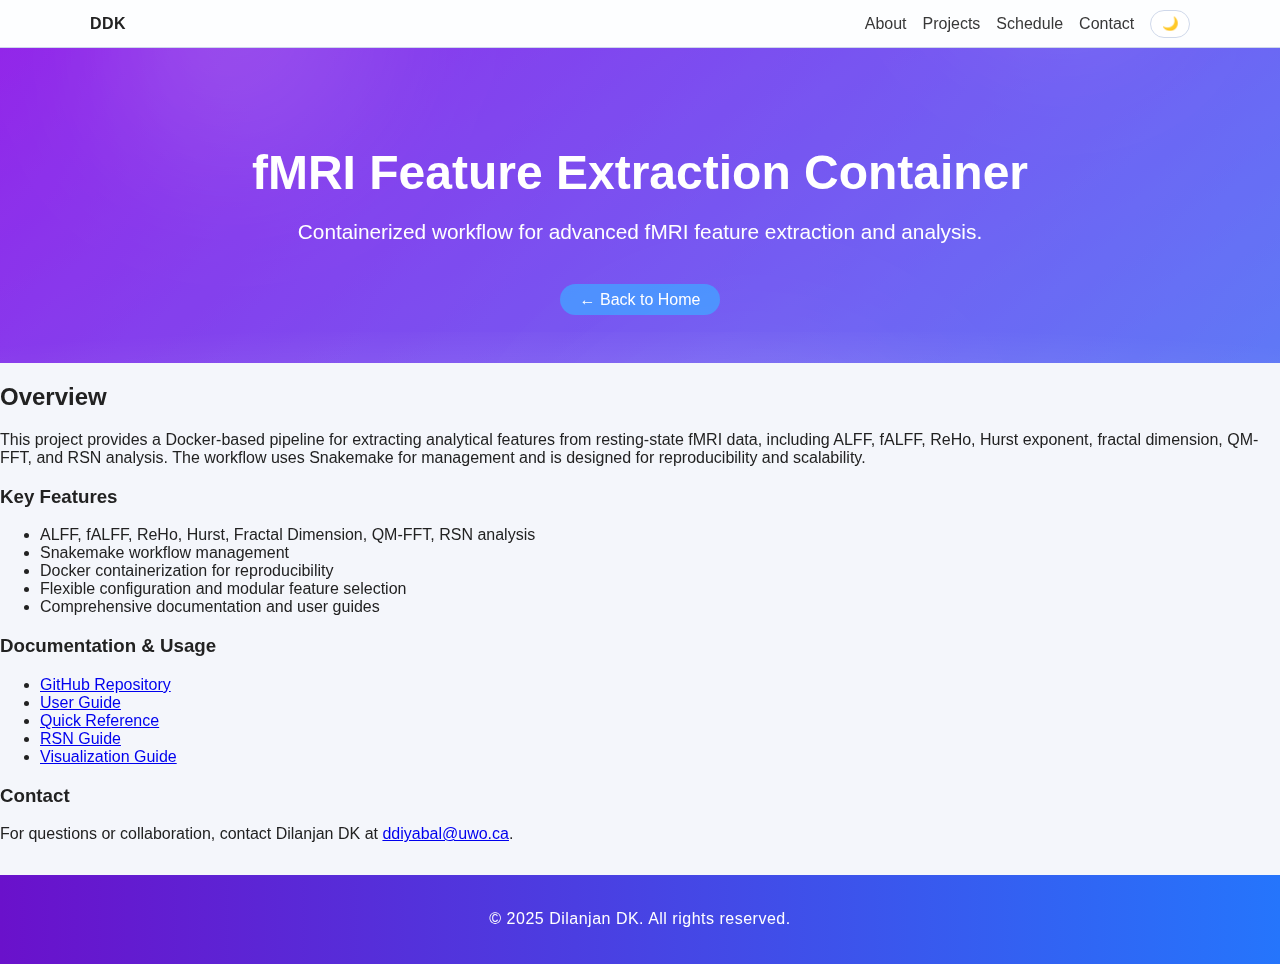
<file: projects/feature_extraction_container.html>
<!DOCTYPE html>
<html lang="en">
<head>
    <meta charset="UTF-8">
    <meta name="viewport" content="width=device-width, initial-scale=1.0">
    <title>Feature Extraction Container | Dilanjan DK</title>
    <meta name="description" content="Dockerized Snakemake pipeline for fMRI feature extraction: ALFF, fALFF, ReHo, Hurst, fractal dimension, QM-FFT, and RSN analysis.">
    <meta name="author" content="Dilanjan DK">
    <meta name="theme-color" content="#2575fc">
    <link rel="canonical" href="https://dilanjandk7.github.io/projects/feature_extraction_container.html">
    <meta property="og:title" content="Feature Extraction Container">
    <meta property="og:description" content="Containerized workflow for advanced fMRI feature extraction and analysis.">
    <meta property="og:type" content="website">
    <meta property="og:url" content="https://dilanjandk7.github.io/projects/feature_extraction_container.html">
    <meta http-equiv="Content-Security-Policy" content="default-src 'self'; img-src 'self' https://raw.githubusercontent.com data:; style-src 'self' 'unsafe-inline'; script-src 'self'; font-src 'self' data:; frame-src https://app.diagrams.net; connect-src 'self'; upgrade-insecure-requests">
    <link rel="icon" href="../assets/icons/favicon.svg" type="image/svg+xml">
    <link rel="manifest" href="../assets/manifest.webmanifest">
    <link rel="stylesheet" href="../assets/css/style.css">
    <meta name="referrer" content="strict-origin-when-cross-origin">
</head>
<body>
    <a class="skip-link" href="#main">Skip to content</a>
    <nav class="site-nav" aria-label="Primary">
        <div class="nav-inner">
            <a class="brand" href="../index.html" aria-label="Home">DDK</a>
            <div class="nav-links">
                <a href="../about.html">About</a>
                <a href="../projects/">Projects</a>
                <a href="../schedule.html">Schedule</a>
                <a href="../contact.html">Contact</a>
                <button id="themeToggle" aria-label="Toggle dark mode" aria-pressed="false" title="Toggle theme">🌙</button>
            </div>
        </div>
    </nav>
    <header class="hero">
        <h1>fMRI Feature Extraction Container</h1>
        <p>Containerized workflow for advanced fMRI feature extraction and analysis.</p>
        <a href="../index.html" class="back-link">&larr; Back to Home</a>
    </header>
    <main id="main">
        <section class="project-detail-section">
            <h2>Overview</h2>
            <p>This project provides a Docker-based pipeline for extracting analytical features from resting-state fMRI data, including ALFF, fALFF, ReHo, Hurst exponent, fractal dimension, QM-FFT, and RSN analysis. The workflow uses Snakemake for management and is designed for reproducibility and scalability.</p>
            <h3>Key Features</h3>
            <ul>
                <li>ALFF, fALFF, ReHo, Hurst, Fractal Dimension, QM-FFT, RSN analysis</li>
                <li>Snakemake workflow management</li>
                <li>Docker containerization for reproducibility</li>
                <li>Flexible configuration and modular feature selection</li>
                <li>Comprehensive documentation and user guides</li>
            </ul>
            <h3>Documentation & Usage</h3>
            <ul>
                <li><a href="https://github.com/DilanjanDK7/Feature_extraction_Container" target="_blank" rel="noopener noreferrer">GitHub Repository</a></li>
                <li><a href="https://github.com/DilanjanDK7/Feature_extraction_Container/blob/main/docs/USER_GUIDE.md" target="_blank" rel="noopener noreferrer">User Guide</a></li>
                <li><a href="https://github.com/DilanjanDK7/Feature_extraction_Container/blob/main/docs/QUICK_REFERENCE.md" target="_blank" rel="noopener noreferrer">Quick Reference</a></li>
                <li><a href="https://github.com/DilanjanDK7/Feature_extraction_Container/blob/main/docs/RSN_GUIDE.md" target="_blank" rel="noopener noreferrer">RSN Guide</a></li>
                <li><a href="https://github.com/DilanjanDK7/Feature_extraction_Container/blob/main/docs/VISUALIZATION_GUIDE.md" target="_blank" rel="noopener noreferrer">Visualization Guide</a></li>
            </ul>
            <h3>Contact</h3>
            <p>For questions or collaboration, contact Dilanjan DK at <a href="mailto:ddiyabal@uwo.ca">ddiyabal@uwo.ca</a>.</p>
        </section>
    </main>
    <footer>
        <p>&copy; 2025 Dilanjan DK. All rights reserved.</p>
    </footer>
    <script src="../assets/js/main.js"></script>
</body>
</html>
</file>
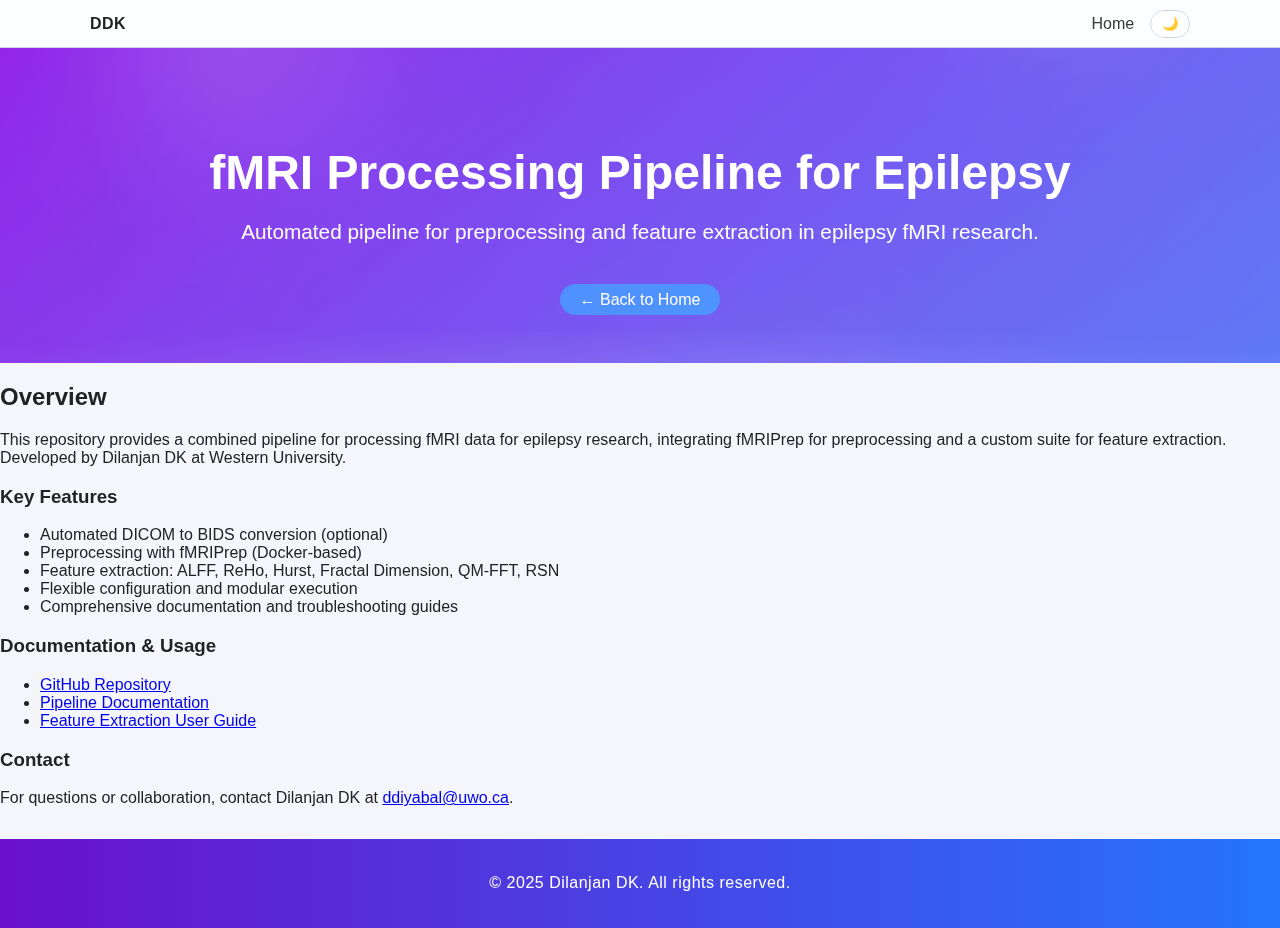
<file: projects/fmri_processing_pipeline_epilepsy.html>
<!DOCTYPE html>
<html lang="en">
<head>
    <meta charset="UTF-8">
    <meta name="viewport" content="width=device-width, initial-scale=1.0">
    <title>fMRI Processing Pipeline for Epilepsy | Dilanjan DK</title>
    <meta name="description" content="Automated end-to-end fMRI processing pipeline for epilepsy research: DICOM→BIDS, fMRIPrep preprocessing, and feature extraction.">
    <meta name="author" content="Dilanjan DK">
    <meta name="theme-color" content="#2575fc">
    <link rel="canonical" href="https://dilanjandk7.github.io/projects/fmri_processing_pipeline_epilepsy.html">
    <meta property="og:title" content="fMRI Processing Pipeline for Epilepsy">
    <meta property="og:description" content="Automated pipeline for preprocessing and feature extraction in epilepsy fMRI research.">
    <meta property="og:type" content="website">
    <meta property="og:url" content="https://dilanjandk7.github.io/projects/fmri_processing_pipeline_epilepsy.html">
    <meta http-equiv="Content-Security-Policy" content="default-src 'self'; img-src 'self' https://raw.githubusercontent.com data:; style-src 'self' 'unsafe-inline'; script-src 'self'; font-src 'self' data:; frame-src https://app.diagrams.net; connect-src 'self'; upgrade-insecure-requests">
    <link rel="icon" href="../assets/icons/favicon.svg" type="image/svg+xml">
    <link rel="manifest" href="../assets/manifest.webmanifest">
    <link rel="stylesheet" href="../assets/css/style.css">
    <meta name="referrer" content="strict-origin-when-cross-origin">
</head>
<body>
    <a class="skip-link" href="#main">Skip to content</a>
    <nav class="site-nav" aria-label="Primary">
        <div class="nav-inner">
            <a class="brand" href="../index.html" aria-label="Home">DDK</a>
            <div class="nav-links">
                <a href="../index.html">Home</a>
                <button id="themeToggle" aria-label="Toggle dark mode" aria-pressed="false" title="Toggle theme">🌙</button>
            </div>
        </div>
    </nav>
    <header class="hero">
        <h1>fMRI Processing Pipeline for Epilepsy</h1>
        <p>Automated pipeline for preprocessing and feature extraction in epilepsy fMRI research.</p>
        <a href="../index.html" class="back-link">&larr; Back to Home</a>
    </header>
    <main id="main">
        <section class="project-detail-section">
            <h2>Overview</h2>
            <p>This repository provides a combined pipeline for processing fMRI data for epilepsy research, integrating fMRIPrep for preprocessing and a custom suite for feature extraction. Developed by Dilanjan DK at Western University.</p>
            <h3>Key Features</h3>
            <ul>
                <li>Automated DICOM to BIDS conversion (optional)</li>
                <li>Preprocessing with fMRIPrep (Docker-based)</li>
                <li>Feature extraction: ALFF, ReHo, Hurst, Fractal Dimension, QM-FFT, RSN</li>
                <li>Flexible configuration and modular execution</li>
                <li>Comprehensive documentation and troubleshooting guides</li>
            </ul>
            <h3>Documentation & Usage</h3>
            <ul>
                <li><a href="https://github.com/DilanjanDK7/fMRI-Processing-Pipeline-Epilepsy" target="_blank" rel="noopener noreferrer">GitHub Repository</a></li>
                <li><a href="https://github.com/DilanjanDK7/fMRI-Processing-Pipeline-Epilepsy/blob/main/docs/pipeline_details.md" target="_blank" rel="noopener noreferrer">Pipeline Documentation</a></li>
                <li><a href="https://github.com/DilanjanDK7/fMRI-Processing-Pipeline-Epilepsy/blob/main/Feature_extraction_Container/docs/USER_GUIDE.md" target="_blank" rel="noopener noreferrer">Feature Extraction User Guide</a></li>
            </ul>
            <h3>Contact</h3>
            <p>For questions or collaboration, contact Dilanjan DK at <a href="mailto:ddiyabal@uwo.ca">ddiyabal@uwo.ca</a>.</p>
        </section>
    </main>
    <footer>
        <p>&copy; 2025 Dilanjan DK. All rights reserved.</p>
    </footer>
    <script src="../assets/js/main.js"></script>
</body>
</html>
</file>
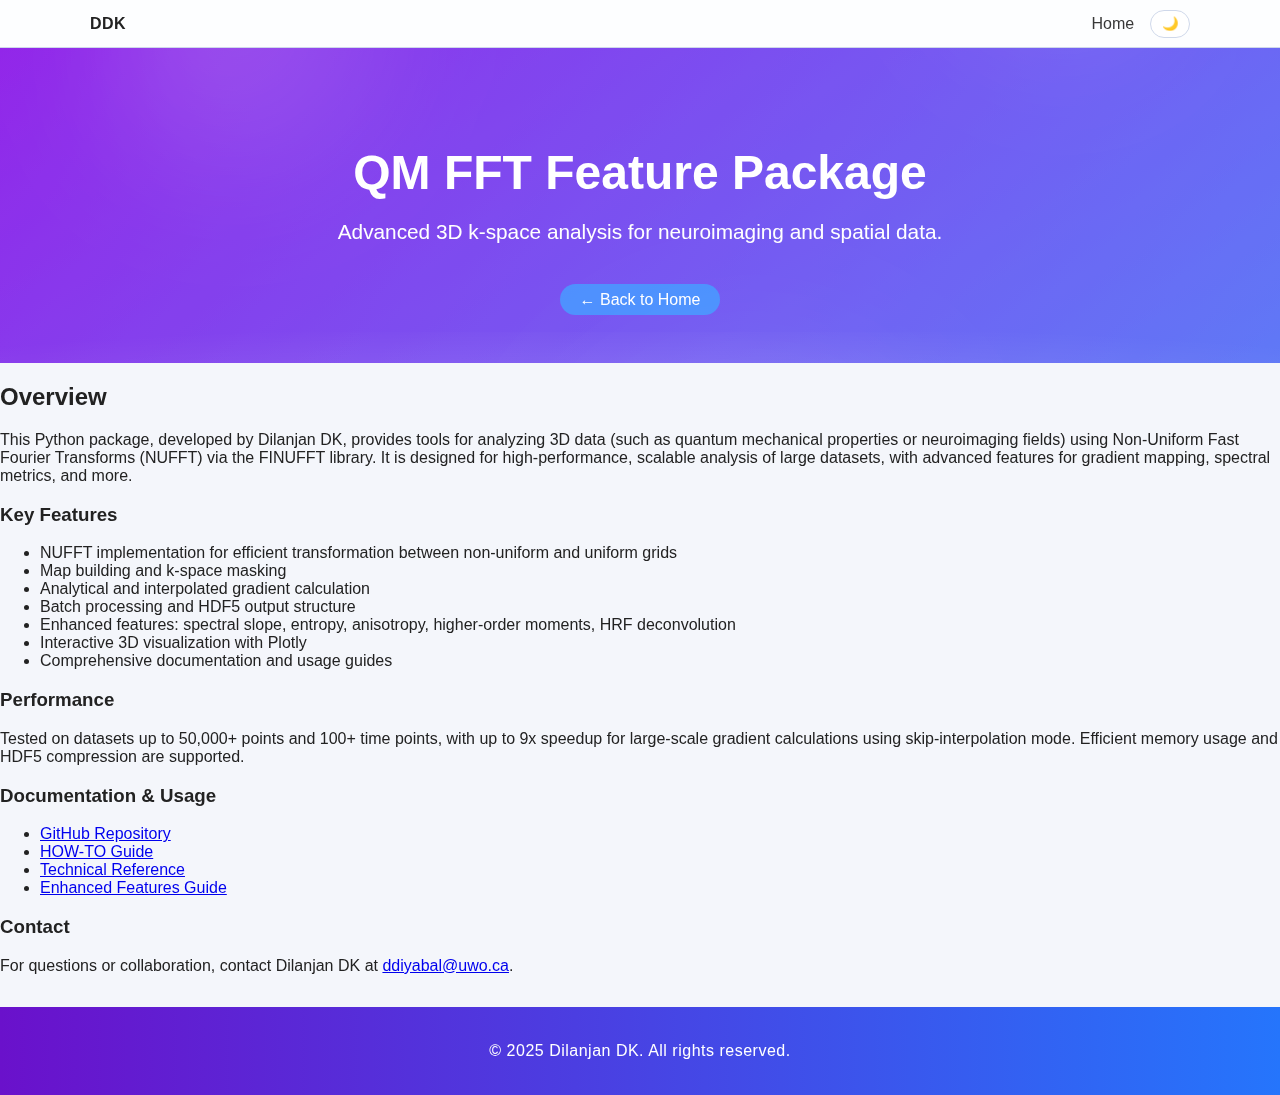
<file: projects/qm_fft_feature_package.html>
<!DOCTYPE html>
<html lang="en">
<head>
    <meta charset="UTF-8">
    <meta name="viewport" content="width=device-width, initial-scale=1.0">
    <title>QM FFT Feature Package | Dilanjan DK</title>
    <meta name="description" content="NUFFT-powered 3D k-space analysis library with gradient mapping, spectral metrics, anisotropy, HDF5 IO, and interactive visualizations.">
    <meta name="author" content="Dilanjan DK">
    <meta name="theme-color" content="#2575fc">
    <link rel="canonical" href="https://dilanjandk7.github.io/projects/qm_fft_feature_package.html">
    <meta property="og:title" content="QM FFT Feature Package">
    <meta property="og:description" content="Advanced 3D k-space analysis for neuroimaging and spatial data.">
    <meta property="og:type" content="website">
    <meta property="og:url" content="https://dilanjandk7.github.io/projects/qm_fft_feature_package.html">
    <meta http-equiv="Content-Security-Policy" content="default-src 'self'; img-src 'self' https://raw.githubusercontent.com data:; style-src 'self' 'unsafe-inline'; script-src 'self'; font-src 'self' data:; frame-src https://app.diagrams.net; connect-src 'self'; upgrade-insecure-requests">
    <link rel="icon" href="../assets/icons/favicon.svg" type="image/svg+xml">
    <link rel="manifest" href="../assets/manifest.webmanifest">
    <link rel="stylesheet" href="../assets/css/style.css">
    <meta name="referrer" content="strict-origin-when-cross-origin">
</head>
<body>
    <a class="skip-link" href="#main">Skip to content</a>
    <nav class="site-nav" aria-label="Primary">
        <div class="nav-inner">
            <a class="brand" href="../index.html" aria-label="Home">DDK</a>
            <div class="nav-links">
                <a href="../index.html">Home</a>
                <button id="themeToggle" aria-label="Toggle dark mode" aria-pressed="false" title="Toggle theme">🌙</button>
            </div>
        </div>
    </nav>
    <header class="hero">
        <h1>QM FFT Feature Package</h1>
        <p>Advanced 3D k-space analysis for neuroimaging and spatial data.</p>
        <a href="../index.html" class="back-link">&larr; Back to Home</a>
    </header>
    <main id="main">
        <section class="project-detail-section">
            <h2>Overview</h2>
            <p>This Python package, developed by Dilanjan DK, provides tools for analyzing 3D data (such as quantum mechanical properties or neuroimaging fields) using Non-Uniform Fast Fourier Transforms (NUFFT) via the FINUFFT library. It is designed for high-performance, scalable analysis of large datasets, with advanced features for gradient mapping, spectral metrics, and more.</p>
            <h3>Key Features</h3>
            <ul>
                <li>NUFFT implementation for efficient transformation between non-uniform and uniform grids</li>
                <li>Map building and k-space masking</li>
                <li>Analytical and interpolated gradient calculation</li>
                <li>Batch processing and HDF5 output structure</li>
                <li>Enhanced features: spectral slope, entropy, anisotropy, higher-order moments, HRF deconvolution</li>
                <li>Interactive 3D visualization with Plotly</li>
                <li>Comprehensive documentation and usage guides</li>
            </ul>
            <h3>Performance</h3>
            <p>Tested on datasets up to 50,000+ points and 100+ time points, with up to 9x speedup for large-scale gradient calculations using skip-interpolation mode. Efficient memory usage and HDF5 compression are supported.</p>
            <h3>Documentation & Usage</h3>
            <ul>
                <li><a href="https://github.com/DilanjanDK7/QM_FFT_Feature_Package" target="_blank" rel="noopener noreferrer">GitHub Repository</a></li>
                <li><a href="https://github.com/DilanjanDK7/QM_FFT_Feature_Package/blob/main/HOW-TO.md" target="_blank" rel="noopener noreferrer">HOW-TO Guide</a></li>
                <li><a href="https://github.com/DilanjanDK7/QM_FFT_Feature_Package/blob/main/docs/technical_reference.md" target="_blank" rel="noopener noreferrer">Technical Reference</a></li>
                <li><a href="https://github.com/DilanjanDK7/QM_FFT_Feature_Package/blob/main/docs/enhanced_features_guide.md" target="_blank" rel="noopener noreferrer">Enhanced Features Guide</a></li>
            </ul>
            <h3>Contact</h3>
            <p>For questions or collaboration, contact Dilanjan DK at <a href="mailto:ddiyabal@uwo.ca">ddiyabal@uwo.ca</a>.</p>
        </section>
    </main>
    <footer>
        <p>&copy; 2025 Dilanjan DK. All rights reserved.</p>
    </footer>
    <script src="../assets/js/main.js"></script>
</body>
</html>
</file>
<file: assets/css/style.css>
/* Reset and base styles */
:root {
    --bg: #f4f6fb;
    --text: #222222;
    --surface: #ffffff;
    --card: #f4f6fb;
    --primary: #2575fc;
    --primary-2: #6a11cb;
    --shadow-rgb: 37, 117, 252;
    --border: #cfd8ea;
    --muted: #666666;
}
[data-theme='dark'] {
    --bg: #0f1220;
    --text: #e6e8ef;
    --surface: #14182a;
    --card: #181c31;
    --primary: #6aa2ff;
    --primary-2: #8f6bff;
    --shadow-rgb: 60, 130, 255;
    --border: #2c3555;
    --muted: #aab1c6;
}
html {
    color-scheme: light dark;
    scroll-behavior: smooth;
}
body {
    margin: 0;
    font-family: 'Segoe UI', Arial, sans-serif;
    background: var(--bg);
    color: var(--text);
    transition: background 0.3s ease, color 0.3s ease;
}
/* Skip link */
.skip-link {
    position: absolute;
    left: -9999px;
    top: auto;
    width: 1px;
    height: 1px;
    overflow: hidden;
}
.skip-link:focus {
    position: static;
    width: auto; height: auto;
    margin: 0.5rem;
    padding: 0.5rem 0.75rem;
    background: var(--primary);
    color: #fff;
    border-radius: 8px;
}
/* A11y helper */
.visually-hidden {
    position: absolute !important;
    width: 1px; height: 1px;
    padding: 0; margin: -1px;
    overflow: hidden; clip: rect(0 0 0 0);
    white-space: nowrap; border: 0;
}
/* Top navigation */
.site-nav {
    position: sticky;
    top: 0; z-index: 100;
    backdrop-filter: saturate(180%) blur(10px);
    background: color-mix(in hsl, var(--surface) 82%, transparent);
    border-bottom: 1px solid var(--border);
}
.nav-inner {
    max-width: 1100px;
    margin: 0 auto;
    padding: 0.6rem 1rem;
    display: flex;
    align-items: center;
    justify-content: space-between;
}
.brand {
    text-decoration: none;
    font-weight: 800;
    letter-spacing: 0.5px;
    color: var(--text);
}
.nav-links {
    display: flex; align-items: center; gap: 1rem;
}
.nav-links a {
    color: var(--text);
    text-decoration: none;
    opacity: 0.9;
}
.nav-links a:hover { opacity: 1; color: var(--primary); }
.nav-links button {
    border: 1px solid var(--border);
    background: var(--surface);
    color: var(--text);
    padding: 0.35rem 0.65rem;
    border-radius: 999px;
    cursor: pointer;
}
@media (max-width: 560px) {
    .nav-links a { display: none; }
}
header.hero {
    background: linear-gradient(120deg, var(--primary-2) 0%, var(--primary) 100%);
    color: #fff;
    text-align: center;
    padding: 4rem 1rem 3rem 1rem;
    position: relative;
    overflow: hidden;
    background-size: 200% 200%;
    animation: gradientMove 8s ease-in-out infinite alternate;
}
header.hero::before {
    content: '';
    position: absolute;
    inset: 0;
    background: url('../images/hero-bg.svg') center/cover no-repeat;
    opacity: 0.7;
    mix-blend-mode: screen;
    pointer-events: none;
}
@keyframes gradientMove {
    0% { background-position: 0% 50%; }
    100% { background-position: 100% 50%; }
}
header.hero::after {
    content: '';
    position: absolute;
    left: 50%;
    top: 90%;
    width: 120vw;
    height: 120px;
    background: radial-gradient(ellipse at center, rgba(255,255,255,0.12) 0%, rgba(255,255,255,0) 80%);
    transform: translateX(-50%);
    pointer-events: none;
}
header.hero h1 {
    font-size: 3rem;
    margin-bottom: 0.5rem;
}
header.hero p {
    font-size: 1.3rem;
    margin-bottom: 1.5rem;
}
header.hero button {
    background: #fff;
    color: #2575fc;
    border: none;
    padding: 0.8rem 2rem;
    border-radius: 25px;
    font-size: 1rem;
    cursor: pointer;
    transition: background 0.2s, color 0.2s;
}
header.hero button:hover {
    background: #2575fc;
    color: #fff;
}
.projects-section {
    padding: 3rem 1rem;
    background: var(--surface);
}
.projects-section h2 {
    text-align: center;
    margin-bottom: 2rem;
    font-size: 2.2rem;
    letter-spacing: 1px;
}
.projects-grid {
    display: flex;
    flex-wrap: wrap;
    gap: 2rem;
    justify-content: center;
}
.project-card {
    background: var(--card);
    border-radius: 16px;
    box-shadow: 0 2px 8px rgba(0,0,0,0.07);
    padding: 2rem 1.5rem;
    width: 260px;
    cursor: pointer;
    transition: transform 0.2s, box-shadow 0.2s, border 0.2s;
    border: 2px solid transparent;
    position: relative;
    overflow: hidden;
}
.project-card:hover {
    transform: translateY(-8px) scale(1.03);
    box-shadow: 0 6px 24px rgba(var(--shadow-rgb),0.15);
    border: 2px solid var(--primary);
    z-index: 2;
}
.project-card::before {
    content: '';
    position: absolute;
    left: 0; top: 0; right: 0; bottom: 0;
    background: linear-gradient(120deg, color-mix(in hsl, var(--primary-2) 12%, transparent), color-mix(in hsl, var(--primary) 12%, transparent));
    opacity: 0;
    transition: opacity 0.2s;
    z-index: 1;
}
.project-card:hover::before {
    opacity: 1;
}
.project-link {
    display: inline-block;
    margin-top: 1rem;
    background: var(--primary);
    color: #fff;
    padding: 0.5rem 1.2rem;
    border-radius: 20px;
    text-decoration: none;
    font-size: 1rem;
    transition: background 0.2s;
    position: relative;
    z-index: 2;
}
.project-link:hover {
    background: var(--primary-2);
}
.project-details-modal {
    position: fixed;
    top: 0; left: 0; right: 0; bottom: 0;
    background: rgba(0,0,0,0.4);
    display: flex;
    align-items: center;
    justify-content: center;
    z-index: 1000;
}
.project-details-modal.hidden {
    display: none;
}
.modal-content {
    background: var(--surface);
    border-radius: 12px;
    padding: 2rem;
    min-width: 300px;
    max-width: 90vw;
    position: relative;
    color: var(--text);
    border: 1px solid var(--border);
    box-shadow: 0 8px 40px rgba(0,0,0,0.25);
}
#closeModal {
    position: absolute;
    top: 1rem;
    right: 1rem;
    font-size: 1.5rem;
    cursor: pointer;
    background: transparent;
    border: none;
    color: var(--text);
}
.contact-section {
    background: var(--bg);
    padding: 3rem 1rem;
}
.contact-section h2 {
    text-align: center;
    margin-bottom: 1.5rem;
    font-size: 2rem;
    letter-spacing: 1px;
}
#contactForm {
    max-width: 400px;
    margin: 0 auto;
    display: flex;
    flex-direction: column;
    gap: 1rem;
}
#contactForm input, #contactForm textarea {
    padding: 0.8rem;
    border-radius: 8px;
    border: 1px solid var(--border);
    font-size: 1rem;
    background: color-mix(in hsl, var(--surface) 90%, var(--bg));
    color: var(--text);
    transition: border 0.2s, box-shadow 0.2s;
}
#contactForm input:focus, #contactForm textarea:focus {
    border: 1.5px solid var(--primary);
    outline: none;
    box-shadow: 0 0 0 2px color-mix(in hsl, var(--primary) 20%, transparent);
}
#contactForm button {
    background: var(--primary);
    color: #fff;
    border: none;
    padding: 0.8rem;
    border-radius: 8px;
    font-size: 1rem;
    cursor: pointer;
    transition: background 0.2s;
    box-shadow: 0 2px 8px rgba(var(--shadow-rgb),0.18);
}
#contactForm button:hover {
    background: var(--primary-2);
}
#formMessage {
    text-align: center;
    margin-top: 1rem;
    color: var(--primary);
    font-weight: bold;
}
footer {
    background: linear-gradient(90deg, var(--primary-2) 0%, var(--primary) 100%);
    color: #fff;
    text-align: center;
    padding: 1.2rem 0;
    font-size: 1rem;
    margin-top: 2rem;
    letter-spacing: 0.5px;
}

/* Scheduler */
.scheduler-panel {
    background: var(--surface);
    border: 1px solid var(--border);
    border-radius: 12px;
    padding: 1rem;
}
.scheduler-main {
    background: var(--surface);
    border: 1px solid var(--border);
    border-radius: 12px;
    padding: 1rem;
}
.form-grid {
    display: grid;
    grid-template-columns: 1fr;
    gap: 0.8rem;
    margin-bottom: 1rem;
}
.form-grid label {
    display: grid;
    gap: 0.35rem;
    font-size: 0.95rem;
}
.form-grid input, .form-grid select, .share-grid input, .share-grid textarea {
    padding: 0.6rem 0.7rem;
    border-radius: 8px;
    border: 1px solid var(--border);
    background: color-mix(in hsl, var(--surface) 90%, var(--bg));
    color: var(--text);
}
.btn {
    border: 1px solid var(--border);
    background: var(--surface);
    color: var(--text);
    padding: 0.5rem 0.8rem;
    border-radius: 8px;
    cursor: pointer;
}
.btn.primary {
    background: var(--primary);
    color: #fff;
    border-color: var(--primary);
    box-shadow: 0 2px 8px rgba(var(--shadow-rgb),0.18);
}
.actions { display: flex; gap: 0.6rem; }
.tz-row { display: flex; align-items: center; justify-content: space-between; gap: 0.6rem; }

.dow-picker { display: grid; grid-template-columns: repeat(7, 1fr); gap: 0.4rem; }
.dow-picker button {
    padding: 0.45rem 0.3rem;
    border-radius: 8px;
    border: 1px solid var(--border);
    background: var(--card);
    cursor: pointer;
}
.dow-picker button.on { background: color-mix(in hsl, var(--primary) 25%, var(--card)); color: var(--text); border-color: var(--primary); }

.share-grid, .quick-grid { display: grid; grid-template-columns: 1fr; gap: 0.6rem; margin-bottom: 1rem; }

.availability-grid { display: grid; gap: 4px; }
.grid-row { display: grid; grid-template-columns: 140px; gap: 4px; }
.header-row { position: sticky; top: 0; background: var(--surface); z-index: 2; }
.time-col { position: sticky; left: 0; background: var(--surface); z-index: 1; padding: 0.5rem; font-weight: 600; font-size: 0.95rem; border: 1px solid var(--border); border-radius: 8px; }
.day-col.head { padding: 0.5rem; font-weight: 700; font-size: 0.95rem; border: 1px solid var(--border); border-radius: 8px; text-align: center; }
.grid-title { font-weight: 700; font-size: 1.1rem; }
.grid-header { display: flex; align-items: center; justify-content: space-between; margin-bottom: 0.6rem; }
.legend-swatch { display: inline-block; width: 16px; height: 10px; border-radius: 2px; margin: 0 4px 0 10px; vertical-align: middle; }
.swatch-0 { background: #e7ebf7; }
.swatch-1 { background: #c8d6fb; }
.swatch-2 { background: #a6c2ff; }
.swatch-3 { background: #86a7ff; }
.legend-label { font-size: 0.85rem; color: var(--muted); margin-right: 6px; }
.slot { height: 28px; border-radius: 6px; border: 1px solid var(--border); cursor: pointer; min-width: 70px; }
.slot[data-count="0"], .slot:not([data-count]) { background: #f6f7fb; }
.slot[data-count="1"] { background: #e3ecff; }
.slot[data-count="2"] { background: #cbdcff; }
.slot[data-count="3"], .slot[data-count="4"], .slot[data-count="5"], .slot[data-count="6"], .slot[data-count="7"], .slot[data-count="8"], .slot[data-count="9"], .slot[data-count="10"] { background: #b3caff; }
.slot.me { outline: 2px solid var(--primary); outline-offset: -2px; }

.best-times { margin-top: 1rem; }
.best-times ol { margin: 0.5rem 0 0 1rem; }

/* Responsive columns based on number of days */
.availability-grid .grid-row { grid-auto-flow: column; }

/* Calendar */
.calendar { border: 1px solid var(--border); border-radius: 12px; padding: 0.6rem; background: var(--surface); }
.cal-header { display: flex; align-items: center; justify-content: space-between; margin-bottom: 0.5rem; }
.cal-title { font-weight: 700; }
.cal-grid { display: grid; grid-template-columns: repeat(7, 1fr); gap: 6px; }
.cal-label { font-size: 0.8rem; color: var(--muted); text-align: center; }
.cal-cell { padding: 0.5rem; text-align: center; border-radius: 8px; border: 1px solid var(--border); cursor: pointer; }
.cal-cell.out { opacity: 0.4; cursor: default; }
.cal-cell.in-range { background: color-mix(in hsl, var(--primary) 12%, var(--card)); border-color: color-mix(in hsl, var(--primary) 40%, var(--border)); }
.cal-cell.selected { outline: 2px solid var(--primary); outline-offset: -2px; font-weight: 700; }

/* Participants + Live */
.participants-list { list-style: none; padding: 0; margin: 0.5rem 0 1rem 0; display: grid; gap: 0.4rem; }
.participants-list li { background: var(--card); border: 1px solid var(--border); border-radius: 8px; padding: 0.4rem 0.6rem; font-size: 0.95rem; }
.live-badge { display: inline-block; background: #e91e63; color: #fff; font-size: 0.7rem; padding: 0.15rem 0.5rem; border-radius: 999px; margin-left: 0.4rem; vertical-align: middle; animation: pulse 1.8s ease-in-out infinite; }

/* Toast */
.toast { position: fixed; bottom: 16px; left: 50%; transform: translateX(-50%); background: var(--surface); color: var(--text); border: 1px solid var(--border); border-radius: 10px; padding: 0.6rem 0.9rem; box-shadow: 0 6px 24px rgba(0,0,0,0.15); z-index: 2000; }


.about-flex {
    display: flex;
    gap: 2rem;
    align-items: center;
    justify-content: center;
    flex-wrap: wrap;
    margin-bottom: 2rem;
}
.about-text {
    flex: 2;
    min-width: 220px;
}
.about-image {
    flex: 1;
    min-width: 180px;
    display: flex;
    justify-content: center;
}
.project-img {
    width: 100%;
    max-width: 220px;
    border-radius: 10px;
    margin-bottom: 1rem;
    box-shadow: 0 2px 12px rgba(var(--shadow-rgb),0.10);
    display: block;
    margin-left: auto;
    margin-right: auto;
}
.interactive-diagram {
    margin: 3rem auto 0 auto;
    max-width: 700px;
    background: color-mix(in hsl, var(--surface) 92%, var(--bg));
    border-radius: 16px;
    box-shadow: 0 2px 12px rgba(var(--shadow-rgb),0.07);
    padding: 2rem 1rem 1rem 1rem;
}
.back-link {
    display: inline-block;
    margin: 1rem 0 0 0;
    color: #fff;
    background: var(--primary);
    padding: 0.4rem 1.2rem;
    border-radius: 20px;
    text-decoration: none;
    font-size: 1rem;
    transition: background 0.2s;
}
.back-link:hover {
    background: var(--primary-2);
}
.profile-avatar {
    width: 110px;
    height: 110px;
    border-radius: 50%;
    margin-bottom: 1rem;
    box-shadow: 0 2px 12px rgba(var(--shadow-rgb),0.15);
    border: 4px solid #fff;
    object-fit: cover;
}
::-webkit-scrollbar {
    width: 10px;
    background: #f4f6fb;
}
::-webkit-scrollbar-thumb {
    background: #c3d0e8;
    border-radius: 8px;
}
::-webkit-scrollbar-thumb:hover {
    background: #a0b6e0;
}
@media (max-width: 700px) {
    .projects-grid {
        flex-direction: column;
        align-items: center;
    }
    header.hero h1 {
        font-size: 2.2rem;
    }
}
/* BrainViz DK Specific Styles */
.brainviz-hero {
    background: linear-gradient(135deg, #667eea 0%, #764ba2 100%);
    position: relative;
    overflow: hidden;
}

.brainviz-hero::before {
    content: '';
    position: absolute;
    top: 0;
    left: 0;
    right: 0;
    bottom: 0;
    background: url('data:image/svg+xml,<svg xmlns="http://www.w3.org/2000/svg" viewBox="0 0 100 100"><defs><pattern id="brain" x="0" y="0" width="20" height="20" patternUnits="userSpaceOnUse"><circle cx="10" cy="10" r="2" fill="rgba(255,255,255,0.1)"/></pattern></defs><rect width="100" height="100" fill="url(%23brain)"/></svg>');
    opacity: 0.3;
}

.hero-content {
    display: grid;
    grid-template-columns: 1fr 1fr;
    gap: 3rem;
    align-items: center;
    max-width: 1200px;
    margin: 0 auto;
    padding: 0 2rem;
    position: relative;
    z-index: 2;
}

.hero-text h1 {
    font-size: 3.5rem;
    margin-bottom: 1rem;
    background: linear-gradient(45deg, #fff, #e0e7ff);
    -webkit-background-clip: text;
    -webkit-text-fill-color: transparent;
    background-clip: text;
}

.hero-badges {
    display: flex;
    gap: 0.8rem;
    margin: 1.5rem 0;
    flex-wrap: wrap;
}

.badge {
    background: rgba(255, 255, 255, 0.2);
    color: white;
    padding: 0.4rem 1rem;
    border-radius: 20px;
    font-size: 0.9rem;
    font-weight: 500;
    backdrop-filter: blur(10px);
    border: 1px solid rgba(255, 255, 255, 0.3);
}

.hero-actions {
    display: flex;
    gap: 1rem;
    margin-top: 2rem;
}

.cta-button {
    padding: 0.8rem 2rem;
    border-radius: 30px;
    text-decoration: none;
    font-weight: 600;
    transition: all 0.3s ease;
    display: inline-block;
}

.cta-button.primary {
    background: white;
    color: #667eea;
    box-shadow: 0 4px 15px rgba(0, 0, 0, 0.2);
}

.cta-button.primary:hover {
    transform: translateY(-2px);
    box-shadow: 0 6px 20px rgba(0, 0, 0, 0.3);
}

.cta-button.secondary {
    background: transparent;
    color: white;
    border: 2px solid rgba(255, 255, 255, 0.5);
}

.cta-button.secondary:hover {
    background: rgba(255, 255, 255, 0.1);
    border-color: white;
}

.brain-visualization {
    position: relative;
    height: 400px;
    display: flex;
    align-items: center;
    justify-content: center;
}

.brain-3d {
    position: relative;
    width: 200px;
    height: 200px;
    transform-style: preserve-3d;
    animation: rotate3d 20s linear infinite;
}

.brain-surface {
    width: 100%;
    height: 100%;
    background: linear-gradient(45deg, #ff6b6b, #4ecdc4, #45b7d1, #96ceb4);
    border-radius: 50% 30% 50% 30%;
    position: relative;
    box-shadow: 0 0 30px rgba(255, 107, 107, 0.3);
}

.brain-slices {
    position: absolute;
    top: 50%;
    left: 50%;
    transform: translate(-50%, -50%);
}

.slice {
    position: absolute;
    background: rgba(255, 255, 255, 0.3);
    border-radius: 50%;
    animation: pulse 2s ease-in-out infinite;
}

.slice-1 {
    width: 60px;
    height: 60px;
    top: -30px;
    left: -30px;
    animation-delay: 0s;
}

.slice-2 {
    width: 40px;
    height: 40px;
    top: -20px;
    left: -20px;
    animation-delay: 0.7s;
}

.slice-3 {
    width: 20px;
    height: 20px;
    top: -10px;
    left: -10px;
    animation-delay: 1.4s;
}

.visualization-controls {
    position: absolute;
    bottom: 20px;
    left: 50%;
    transform: translateX(-50%);
    background: rgba(255, 255, 255, 0.1);
    padding: 1rem;
    border-radius: 15px;
    backdrop-filter: blur(10px);
    display: flex;
    gap: 1.5rem;
}

.control-item {
    display: flex;
    flex-direction: column;
    align-items: center;
    gap: 0.5rem;
}

.control-label {
    color: white;
    font-size: 0.8rem;
    font-weight: 500;
}

.quality-indicator {
    width: 60px;
    height: 4px;
    background: rgba(255, 255, 255, 0.3);
    border-radius: 2px;
    overflow: hidden;
}

.quality-bar {
    height: 100%;
    background: linear-gradient(90deg, #4ecdc4, #45b7d1);
    width: 75%;
    border-radius: 2px;
    animation: progress 3s ease-in-out infinite;
}

.template-selector {
    background: rgba(255, 255, 255, 0.2);
    color: white;
    padding: 0.3rem 0.8rem;
    border-radius: 15px;
    font-size: 0.8rem;
    font-weight: 500;
}

@keyframes rotate3d {
    0% { transform: rotateY(0deg) rotateX(10deg); }
    100% { transform: rotateY(360deg) rotateX(10deg); }
}

@keyframes pulse {
    0%, 100% { opacity: 0.3; transform: scale(1); }
    50% { opacity: 0.8; transform: scale(1.1); }
}

@keyframes progress {
    0% { width: 0%; }
    50% { width: 75%; }
    100% { width: 0%; }
}

/* Features Grid */
.features-grid {
    display: grid;
    grid-template-columns: repeat(auto-fit, minmax(300px, 1fr));
    gap: 2rem;
    margin: 2rem 0;
}

.feature-card {
    background: var(--surface);
    border-radius: 16px;
    padding: 2rem;
    box-shadow: 0 4px 20px rgba(0, 0, 0, 0.08);
    border: 1px solid var(--border);
    transition: all 0.3s ease;
    position: relative;
    overflow: hidden;
}

.feature-card::before {
    content: '';
    position: absolute;
    top: 0;
    left: 0;
    right: 0;
    height: 4px;
    background: linear-gradient(90deg, var(--primary), var(--primary-2));
}

.feature-card:hover {
    transform: translateY(-5px);
    box-shadow: 0 8px 30px rgba(0, 0, 0, 0.12);
}

.feature-icon {
    font-size: 2.5rem;
    margin-bottom: 1rem;
    display: block;
}

.feature-card h4 {
    margin: 0 0 1rem 0;
    color: var(--text);
    font-size: 1.3rem;
}

.feature-card p {
    margin: 0;
    color: var(--muted);
    line-height: 1.6;
}

/* Installation Steps */
.installation-steps {
    margin: 3rem 0;
}

.step-card {
    background: var(--surface);
    border-radius: 16px;
    padding: 2rem;
    margin-bottom: 2rem;
    box-shadow: 0 4px 20px rgba(0, 0, 0, 0.08);
    border: 1px solid var(--border);
    position: relative;
}

.step-number {
    position: absolute;
    top: -15px;
    left: 30px;
    background: linear-gradient(135deg, var(--primary), var(--primary-2));
    color: white;
    width: 40px;
    height: 40px;
    border-radius: 50%;
    display: flex;
    align-items: center;
    justify-content: center;
    font-weight: bold;
    font-size: 1.2rem;
}

.requirements-grid {
    display: grid;
    grid-template-columns: repeat(auto-fit, minmax(200px, 1fr));
    gap: 1rem;
    margin-top: 1rem;
}

.requirement-item {
    display: flex;
    align-items: center;
    gap: 0.8rem;
    padding: 1rem;
    background: var(--card);
    border-radius: 12px;
    border: 1px solid var(--border);
}

.req-icon {
    font-size: 1.5rem;
}

.req-text {
    flex: 1;
    font-weight: 500;
}

.status-badge {
    padding: 0.3rem 0.8rem;
    border-radius: 20px;
    font-size: 0.8rem;
    font-weight: 600;
}

.status-badge.success {
    background: #d4edda;
    color: #155724;
}

.status-badge.optional {
    background: #fff3cd;
    color: #856404;
}

.install-methods {
    display: grid;
    grid-template-columns: repeat(auto-fit, minmax(300px, 1fr));
    gap: 1.5rem;
    margin-top: 1rem;
}

.method-card {
    background: var(--card);
    border-radius: 12px;
    padding: 1.5rem;
    border: 1px solid var(--border);
    transition: all 0.3s ease;
}

.method-card.recommended {
    border: 2px solid var(--primary);
    position: relative;
}

.method-card:hover {
    transform: translateY(-2px);
    box-shadow: 0 4px 15px rgba(0, 0, 0, 0.1);
}

.method-header {
    display: flex;
    justify-content: space-between;
    align-items: center;
    margin-bottom: 1rem;
}

.recommended-badge {
    background: var(--primary);
    color: white;
    padding: 0.3rem 0.8rem;
    border-radius: 15px;
    font-size: 0.8rem;
    font-weight: 600;
}

.code-block {
    background: #1e1e1e;
    border-radius: 8px;
    overflow: hidden;
    margin: 1rem 0;
    position: relative;
}

.code-block.small {
    margin: 0.5rem 0;
}

.code-header {
    background: #2d2d2d;
    padding: 0.8rem 1rem;
    display: flex;
    justify-content: space-between;
    align-items: center;
    border-bottom: 1px solid #404040;
}

.code-title {
    color: #a0a0a0;
    font-size: 0.9rem;
    font-weight: 500;
}

.copy-btn {
    background: #404040;
    color: white;
    border: none;
    padding: 0.4rem 0.8rem;
    border-radius: 4px;
    cursor: pointer;
    font-size: 0.8rem;
    transition: background 0.2s;
}

.copy-btn:hover {
    background: #555;
}

.code-block pre {
    margin: 0;
    padding: 1rem;
    color: #d4d4d4;
    font-family: 'Courier New', monospace;
    font-size: 0.9rem;
    line-height: 1.5;
    overflow-x: auto;
}

.optional-features {
    display: grid;
    grid-template-columns: repeat(auto-fit, minmax(300px, 1fr));
    gap: 1.5rem;
    margin-top: 1rem;
}

.feature-option {
    background: var(--card);
    border-radius: 12px;
    padding: 1.5rem;
    border: 1px solid var(--border);
    display: flex;
    flex-direction: column;
    gap: 1rem;
}

.feature-info h4 {
    margin: 0 0 0.5rem 0;
    color: var(--text);
}

.feature-info p {
    margin: 0;
    color: var(--muted);
    font-size: 0.9rem;
}

.verification-section {
    margin-top: 1rem;
}

.success-message {
    display: flex;
    align-items: center;
    gap: 0.8rem;
    margin-top: 1rem;
    padding: 1rem;
    background: #d4edda;
    color: #155724;
    border-radius: 8px;
    border: 1px solid #c3e6cb;
}

.success-icon {
    font-size: 1.2rem;
}

/* Quality Presets */
.quality-presets {
    display: grid;
    grid-template-columns: repeat(auto-fit, minmax(280px, 1fr));
    gap: 2rem;
    margin: 2rem 0;
}

.preset-card {
    background: var(--surface);
    border-radius: 16px;
    padding: 2rem;
    box-shadow: 0 4px 20px rgba(0, 0, 0, 0.08);
    border: 1px solid var(--border);
    transition: all 0.3s ease;
    cursor: pointer;
}

.preset-card:hover {
    transform: translateY(-5px);
    box-shadow: 0 8px 30px rgba(0, 0, 0, 0.12);
}

.preset-header {
    display: flex;
    justify-content: space-between;
    align-items: center;
    margin-bottom: 1.5rem;
}

.preset-header h3 {
    margin: 0;
    font-size: 1.5rem;
    color: var(--text);
}

.preset-badge {
    padding: 0.4rem 1rem;
    border-radius: 20px;
    font-size: 0.8rem;
    font-weight: 600;
}

.preset-badge.fast {
    background: #d4edda;
    color: #155724;
}

.preset-badge.medium {
    background: #fff3cd;
    color: #856404;
}

.preset-badge.slow {
    background: #f8d7da;
    color: #721c24;
}

.preset-badge.very-slow {
    background: #f5c6cb;
    color: #721c24;
}

.preset-specs {
    display: grid;
    grid-template-columns: repeat(3, 1fr);
    gap: 1rem;
    margin-bottom: 1.5rem;
}

.spec-item {
    text-align: center;
    padding: 0.8rem;
    background: var(--card);
    border-radius: 8px;
    border: 1px solid var(--border);
}

.spec-label {
    display: block;
    font-size: 0.8rem;
    color: var(--muted);
    margin-bottom: 0.3rem;
}

.spec-value {
    display: block;
    font-weight: bold;
    color: var(--text);
    font-size: 1.1rem;
}

.preset-use-case {
    margin-bottom: 1.5rem;
    padding: 1rem;
    background: var(--card);
    border-radius: 8px;
    border-left: 4px solid var(--primary);
}

.preset-example {
    height: 60px;
    display: flex;
    align-items: center;
    justify-content: center;
}

.quality-preview {
    width: 50px;
    height: 50px;
    border-radius: 50%;
    position: relative;
    overflow: hidden;
}

.draft-preview {
    background: linear-gradient(45deg, #ff6b6b, #ffa500);
    opacity: 0.6;
}

.standard-preview {
    background: linear-gradient(45deg, #4ecdc4, #45b7d1);
    opacity: 0.8;
}

.publication-preview {
    background: linear-gradient(45deg, #667eea, #764ba2);
    opacity: 1;
}

.print-preview {
    background: linear-gradient(45deg, #f093fb, #f5576c);
    opacity: 1;
    box-shadow: 0 0 20px rgba(240, 147, 251, 0.5);
}

.quality-comparison {
    margin: 3rem 0;
    background: var(--surface);
    border-radius: 16px;
    padding: 2rem;
    box-shadow: 0 4px 20px rgba(0, 0, 0, 0.08);
    border: 1px solid var(--border);
}

.comparison-chart {
    margin-top: 1.5rem;
}

.chart-bars {
    display: flex;
    flex-direction: column;
    gap: 1rem;
}

.bar-container {
    display: flex;
    align-items: center;
    gap: 1rem;
}

.bar-label {
    min-width: 100px;
    font-weight: 500;
    color: var(--text);
}

.bar {
    height: 30px;
    border-radius: 15px;
    position: relative;
    transition: width 0.5s ease;
}

.draft-bar {
    background: linear-gradient(90deg, #ff6b6b, #ffa500);
}

.standard-bar {
    background: linear-gradient(90deg, #4ecdc4, #45b7d1);
}

.publication-bar {
    background: linear-gradient(90deg, #667eea, #764ba2);
}

.print-bar {
    background: linear-gradient(90deg, #f093fb, #f5576c);
}

.bar-value {
    min-width: 40px;
    text-align: right;
    font-weight: 600;
    color: var(--text);
}

/* Templates Grid */
.templates-grid {
    display: grid;
    grid-template-columns: repeat(auto-fit, minmax(300px, 1fr));
    gap: 2rem;
    margin: 2rem 0;
}

.template-card {
    background: var(--surface);
    border-radius: 16px;
    padding: 2rem;
    box-shadow: 0 4px 20px rgba(0, 0, 0, 0.08);
    border: 1px solid var(--border);
    transition: all 0.3s ease;
    cursor: pointer;
}

.template-card:hover {
    transform: translateY(-5px);
    box-shadow: 0 8px 30px rgba(0, 0, 0, 0.12);
}

.template-preview {
    height: 120px;
    display: flex;
    align-items: center;
    justify-content: center;
    margin-bottom: 1.5rem;
    background: var(--card);
    border-radius: 12px;
    border: 1px solid var(--border);
}

.template-visual {
    width: 80px;
    height: 80px;
    border-radius: 50%;
    position: relative;
    overflow: hidden;
}

.mni152-visual {
    background: linear-gradient(45deg, #667eea, #764ba2);
    box-shadow: 0 0 20px rgba(102, 126, 234, 0.3);
}

.mni2009c-visual {
    background: linear-gradient(45deg, #4ecdc4, #45b7d1);
    box-shadow: 0 0 20px rgba(78, 205, 196, 0.3);
}

.fsaverage-visual {
    background: linear-gradient(45deg, #ff6b6b, #ffa500);
    box-shadow: 0 0 20px rgba(255, 107, 107, 0.3);
}

.template-info h3 {
    margin: 0 0 0.5rem 0;
    color: var(--text);
    font-size: 1.3rem;
}

.template-source {
    color: var(--primary);
    font-weight: 600;
    font-size: 0.9rem;
    margin: 0 0 1rem 0;
}

.template-description {
    color: var(--muted);
    line-height: 1.6;
    margin: 0 0 1.5rem 0;
}

.template-specs {
    display: flex;
    flex-wrap: wrap;
    gap: 0.5rem;
}

.spec-tag {
    background: var(--card);
    color: var(--text);
    padding: 0.3rem 0.8rem;
    border-radius: 15px;
    font-size: 0.8rem;
    font-weight: 500;
    border: 1px solid var(--border);
}

.template-management {
    margin: 3rem 0;
    background: var(--surface);
    border-radius: 16px;
    padding: 2rem;
    box-shadow: 0 4px 20px rgba(0, 0, 0, 0.08);
    border: 1px solid var(--border);
}

.code-examples {
    display: grid;
    grid-template-columns: repeat(auto-fit, minmax(300px, 1fr));
    gap: 1.5rem;
    margin-top: 1.5rem;
}

/* Responsive Design */
@media (max-width: 900px) {
    .about-flex {
        flex-direction: column;
        gap: 1.2rem;
    }
    .interactive-diagram {
        padding: 1rem 0.2rem 0.5rem 0.2rem;
    }
    
    .hero-content {
        grid-template-columns: 1fr;
        gap: 2rem;
        text-align: center;
    }
    
    .hero-text h1 {
        font-size: 2.5rem;
    }
    
    .brain-visualization {
        height: 300px;
    }
    
    .features-grid {
        grid-template-columns: 1fr;
    }
    
    .quality-presets {
        grid-template-columns: 1fr;
    }
    
    .templates-grid {
        grid-template-columns: 1fr;
    }
    
    .install-methods {
        grid-template-columns: 1fr;
    }
    
    .optional-features {
        grid-template-columns: 1fr;
    }
    
    .code-examples {
        grid-template-columns: 1fr;
    }
}

@media (max-width: 700px) {
    .projects-grid {
        flex-direction: column;
        align-items: center;
    }
    header.hero h1 {
        font-size: 2.2rem;
    }
    
    .hero-text h1 {
        font-size: 2rem;
    }
    
    .hero-actions {
        flex-direction: column;
        align-items: center;
    }
    
    .visualization-controls {
        flex-direction: column;
        gap: 1rem;
    }
    
    .preset-specs {
        grid-template-columns: 1fr;
    }
    
    .requirements-grid {
        grid-template-columns: 1fr;
    }
}
</file>
<file: style.css>
/* Reset and base styles */
body {
    margin: 0;
    font-family: 'Segoe UI', Arial, sans-serif;
    background: #f4f6fb;
    color: #222;
}
header.hero {
    background: linear-gradient(120deg, #6a11cb 0%, #2575fc 100%);
    color: #fff;
    text-align: center;
    padding: 4rem 1rem 3rem 1rem;
}
header.hero h1 {
    font-size: 3rem;
    margin-bottom: 0.5rem;
}
header.hero p {
    font-size: 1.3rem;
    margin-bottom: 1.5rem;
}
header.hero button {
    background: #fff;
    color: #2575fc;
    border: none;
    padding: 0.8rem 2rem;
    border-radius: 25px;
    font-size: 1rem;
    cursor: pointer;
    transition: background 0.2s, color 0.2s;
}
header.hero button:hover {
    background: #2575fc;
    color: #fff;
}
.projects-section {
    padding: 3rem 1rem;
    background: #fff;
}
.projects-section h2 {
    text-align: center;
    margin-bottom: 2rem;
}
.projects-grid {
    display: flex;
    flex-wrap: wrap;
    gap: 2rem;
    justify-content: center;
}
.project-card {
    background: #f4f6fb;
    border-radius: 16px;
    box-shadow: 0 2px 8px rgba(0,0,0,0.07);
    padding: 2rem 1.5rem;
    width: 260px;
    cursor: pointer;
    transition: transform 0.2s, box-shadow 0.2s;
}
.project-card:hover {
    transform: translateY(-8px) scale(1.03);
    box-shadow: 0 6px 24px rgba(37,117,252,0.15);
}
.project-details-modal {
    position: fixed;
    top: 0; left: 0; right: 0; bottom: 0;
    background: rgba(0,0,0,0.4);
    display: flex;
    align-items: center;
    justify-content: center;
    z-index: 1000;
}
.project-details-modal.hidden {
    display: none;
}
.modal-content {
    background: #fff;
    border-radius: 12px;
    padding: 2rem;
    min-width: 300px;
    max-width: 90vw;
    position: relative;
}
#closeModal {
    position: absolute;
    top: 1rem;
    right: 1rem;
    font-size: 1.5rem;
    cursor: pointer;
}
.contact-section {
    background: #f4f6fb;
    padding: 3rem 1rem;
}
.contact-section h2 {
    text-align: center;
    margin-bottom: 1.5rem;
}
#contactForm {
    max-width: 400px;
    margin: 0 auto;
    display: flex;
    flex-direction: column;
    gap: 1rem;
}
#contactForm input, #contactForm textarea {
    padding: 0.8rem;
    border-radius: 8px;
    border: 1px solid #ccc;
    font-size: 1rem;
}
#contactForm button {
    background: #2575fc;
    color: #fff;
    border: none;
    padding: 0.8rem;
    border-radius: 8px;
    font-size: 1rem;
    cursor: pointer;
    transition: background 0.2s;
}
#contactForm button:hover {
    background: #6a11cb;
}
#formMessage {
    text-align: center;
    margin-top: 1rem;
    color: #2575fc;
    font-weight: bold;
}
footer {
    background: #222;
    color: #fff;
    text-align: center;
    padding: 1.2rem 0;
    font-size: 1rem;
    margin-top: 2rem;
}
.about-flex {
    display: flex;
    gap: 2rem;
    align-items: center;
    justify-content: center;
    flex-wrap: wrap;
    margin-bottom: 2rem;
}
.about-text {
    flex: 2;
    min-width: 220px;
}
.about-image {
    flex: 1;
    min-width: 180px;
    display: flex;
    justify-content: center;
}
.project-img {
    width: 100%;
    max-width: 220px;
    border-radius: 10px;
    margin-bottom: 1rem;
    box-shadow: 0 2px 12px rgba(37,117,252,0.10);
    display: block;
    margin-left: auto;
    margin-right: auto;
}
.interactive-diagram {
    margin: 3rem auto 0 auto;
    max-width: 700px;
    background: #f8faff;
    border-radius: 16px;
    box-shadow: 0 2px 12px rgba(37,117,252,0.07);
    padding: 2rem 1rem 1rem 1rem;
}
.back-link {
    display: inline-block;
    margin: 1rem 0 0 0;
    color: #fff;
    background: #2575fc;
    padding: 0.4rem 1.2rem;
    border-radius: 20px;
    text-decoration: none;
    font-size: 1rem;
    transition: background 0.2s;
}
.back-link:hover {
    background: #6a11cb;
}
.profile-avatar {
    width: 110px;
    height: 110px;
    border-radius: 50%;
    margin-bottom: 1rem;
    box-shadow: 0 2px 12px rgba(37,117,252,0.15);
    border: 4px solid #fff;
    object-fit: cover;
}
@media (max-width: 700px) {
    .projects-grid {
        flex-direction: column;
        align-items: center;
    }
    header.hero h1 {
        font-size: 2.2rem;
    }
}
@media (max-width: 900px) {
    .about-flex {
        flex-direction: column;
        gap: 1.2rem;
    }
    .interactive-diagram {
        padding: 1rem 0.2rem 0.5rem 0.2rem;
    }
}
</file>
